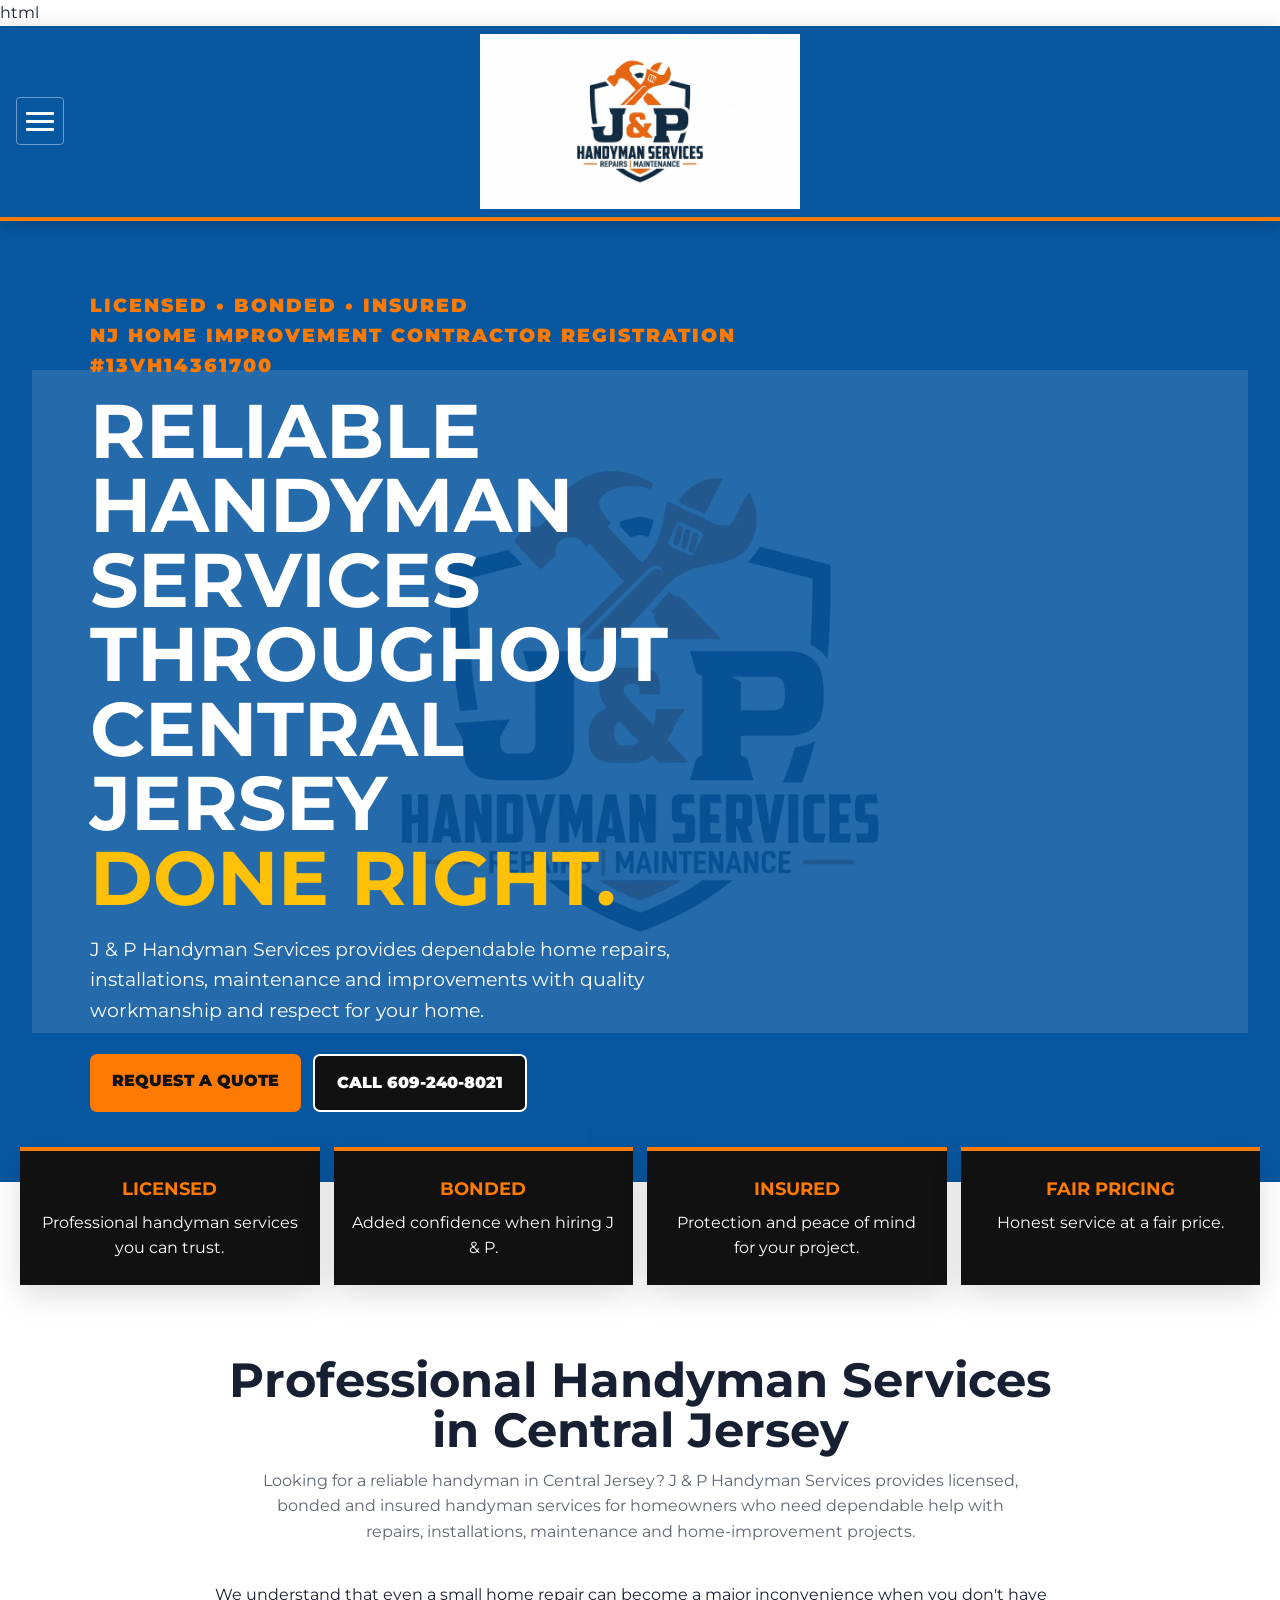
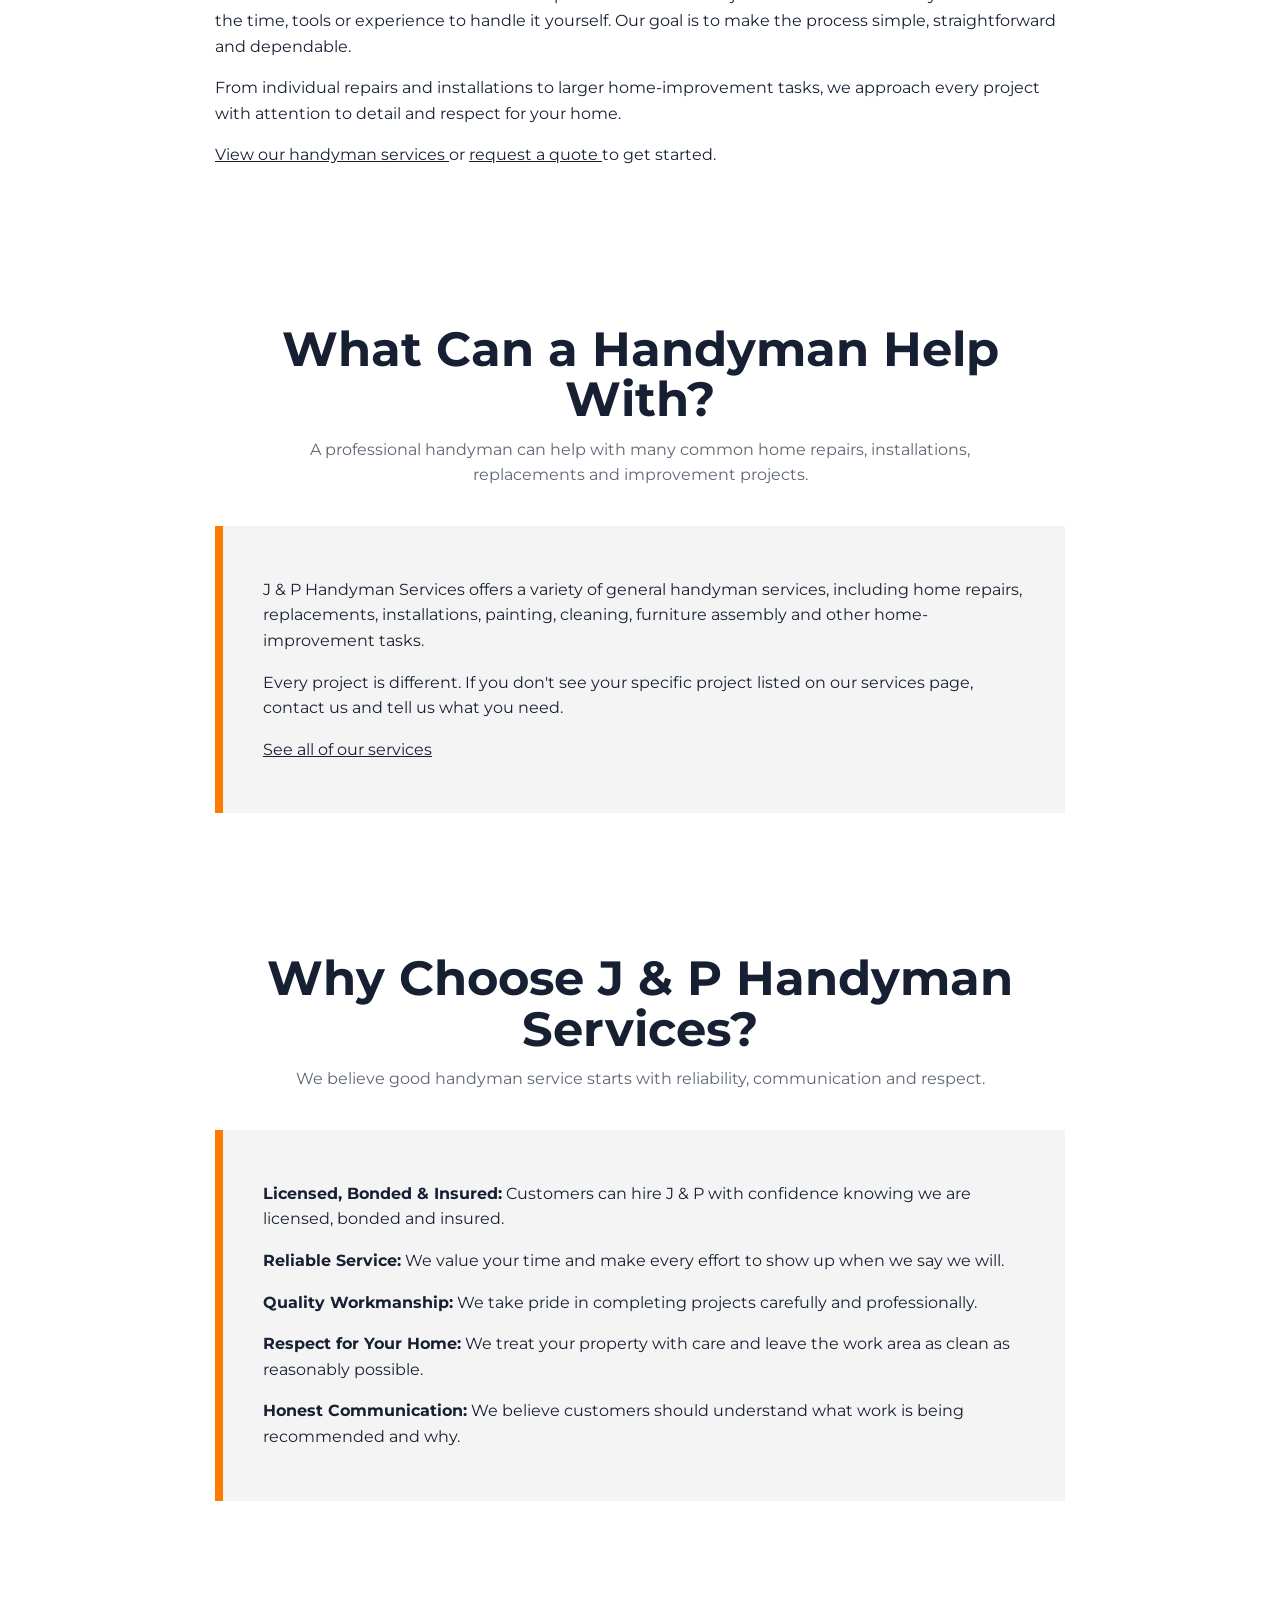
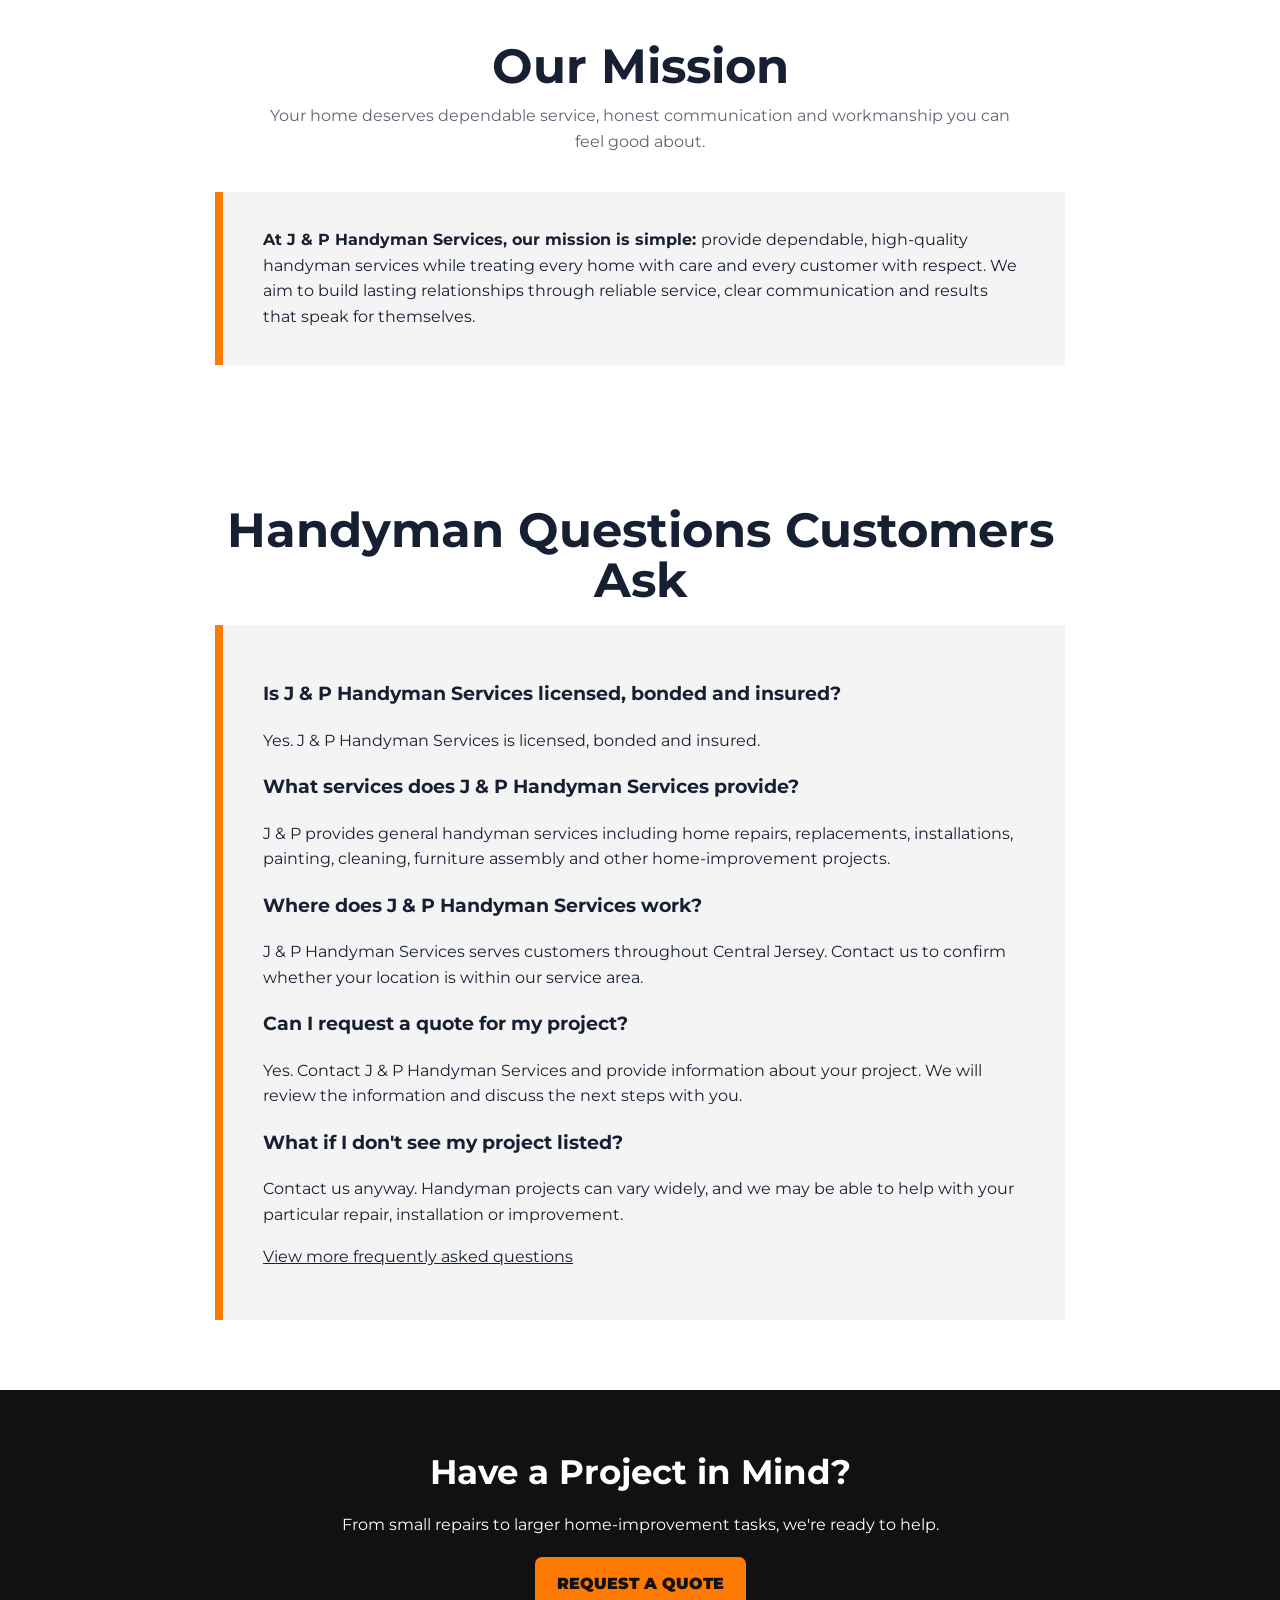
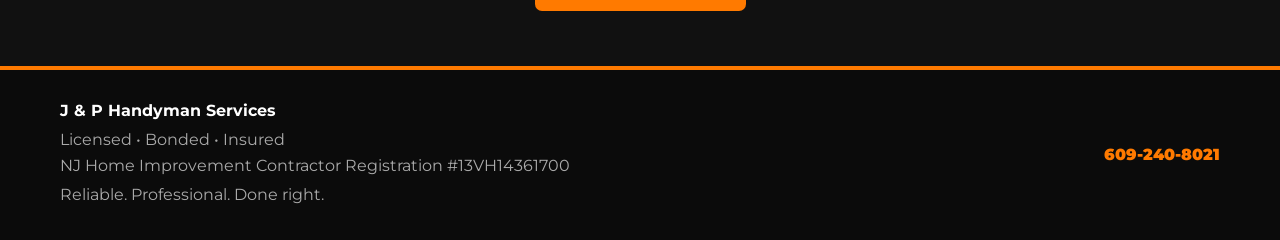
<file: index.html>
html
<!doctype html>
<html lang="en">

<head>
  <meta charset="utf-8">
  <meta name="viewport" content="width=device-width, initial-scale=1">

  <!-- SEO -->
  <title>J & P Handyman Services | Licensed Handyman in Central Jersey</title>

  <meta
    name="description"
    content="J & P Handyman Services is a licensed, bonded and insured handyman serving Central Jersey. We provide reliable home repairs, installations, maintenance and improvements."
  >

  <meta name="robots" content="index, follow">

  <link rel="canonical" href="https://jp-handyman.com/">

  <!-- Open Graph / Social Sharing -->
  <meta property="og:title" content="J & P Handyman Services | Central Jersey">
  <meta
    property="og:description"
    content="Licensed, bonded and insured handyman services for home repairs, installations and improvements throughout Central Jersey."
  >
  <meta property="og:type" content="website">
  <meta property="og:url" content="https://jp-handyman.com/">
  <meta
    property="og:image"
    content="https://jp-handyman.com/images/J%20and%20P%20logo.png"
  >

  <link rel="stylesheet" href="css/style.css">
</head>


<body>

<header class="site-header">

  <!-- HAMBURGER MENU -->

  <button
    class="menu-toggle"
    id="menuToggle"
    type="button"
    aria-label="Open menu"
    aria-expanded="false"
    aria-controls="mainMenu"
  >
    <span></span>
    <span></span>
    <span></span>
  </button>


  <!-- CENTERED LOGO -->

  <a
    class="brand"
    href="index.html"
    aria-label="J & P Handyman Services home"
  >
    <img
      src="images/J and P logo.png"
      alt="J & P Handyman Services"
    >
  </a>


  <!-- MENU -->

  <nav
    class="main-menu"
    id="mainMenu"
    aria-label="Main navigation"
  >

    <a href="index.html">Home</a>
    <a href="about.html">About</a>
    <a href="faq.html">FAQ</a>
    <a href="services.html">Services</a>
    <a href="contact.html">Contact</a>

  </nav>

</header>


<!-- HERO -->

<section class="hero">

  <!-- LARGE FADED LOGO -->

  <div class="hero-logo" aria-hidden="true">

    <img
      src="images/J and P logo.png"
      alt=""
    >

  </div>


  <div class="hero-inner">

    <div class="eyebrow">
      LICENSED • BONDED • INSURED<br>
      NJ Home Improvement Contractor Registration #13VH14361700
    </div>


    <h1>
      Reliable Handyman Services
      <br>
      Throughout Central Jersey
      <br>
      <span>Done Right.</span>
    </h1>


    <p>
      J & P Handyman Services provides dependable
      home repairs, installations, maintenance and
      improvements with quality workmanship and
      respect for your home.
    </p>


    <div class="buttons">

      <a
        class="btn"
        href="contact.html"
      >
        REQUEST A QUOTE
      </a>


      <a
        class="btn alt"
        href="tel:6092408021"
      >
        CALL 609-240-8021
      </a>

    </div>

  </div>

</section>


<!-- TRUST HIGHLIGHTS -->

<section
  class="highlights"
  aria-label="Why choose J & P Handyman Services"
>

  <div class="highlight">

    <strong>LICENSED</strong>

    Professional handyman services you can trust.

  </div>


  <div class="highlight">

    <strong>BONDED</strong>

    Added confidence when hiring J & P.

  </div>


  <div class="highlight">

    <strong>INSURED</strong>

    Protection and peace of mind for your project.

  </div>


  <div class="highlight">

    <strong>FAIR PRICING</strong>

    Honest service at a fair price.

  </div>

</section>


<!-- INTRODUCTION -->

<section class="section">

  <div class="section-inner">

    <h2 class="section-title">
      Professional Handyman Services in Central Jersey
    </h2>


    <p class="section-lead">
      Looking for a reliable handyman in Central Jersey?
      J & P Handyman Services provides licensed, bonded
      and insured handyman services for homeowners who
      need dependable help with repairs, installations,
      maintenance and home-improvement projects.
    </p>


    <p>
      We understand that even a small home repair can become
      a major inconvenience when you don't have the time,
      tools or experience to handle it yourself. Our goal is
      to make the process simple, straightforward and
      dependable.
    </p>


    <p>
      From individual repairs and installations to larger
      home-improvement tasks, we approach every project with
      attention to detail and respect for your home.
    </p>


    <p>
      <a href="services.html">
        View our handyman services
      </a>
      or
      <a href="contact.html">
        request a quote
      </a>
      to get started.
    </p>

  </div>

</section>


<!-- SERVICES OVERVIEW -->

<section class="section">

  <div class="section-inner">

    <h2 class="section-title">
      What Can a Handyman Help With?
    </h2>


    <p class="section-lead">
      A professional handyman can help with many common
      home repairs, installations, replacements and
      improvement projects.
    </p>


    <div class="mission">

      <p>
        J & P Handyman Services offers a variety of general
        handyman services, including home repairs,
        replacements, installations, painting, cleaning,
        furniture assembly and other home-improvement tasks.
      </p>


      <p>
        Every project is different. If you don't see your
        specific project listed on our services page,
        contact us and tell us what you need.
      </p>


      <p>
        <a href="services.html">
          See all of our services
        </a>
      </p>

    </div>

  </div>

</section>


<!-- WHY CHOOSE J & P -->

<section class="section">

  <div class="section-inner">

    <h2 class="section-title">
      Why Choose J & P Handyman Services?
    </h2>


    <p class="section-lead">
      We believe good handyman service starts with
      reliability, communication and respect.
    </p>


    <div class="mission">

      <p>
        <strong>Licensed, Bonded & Insured:</strong>
        Customers can hire J & P with confidence knowing
        we are licensed, bonded and insured.
      </p>


      <p>
        <strong>Reliable Service:</strong>
        We value your time and make every effort to show up
        when we say we will.
      </p>


      <p>
        <strong>Quality Workmanship:</strong>
        We take pride in completing projects carefully
        and professionally.
      </p>


      <p>
        <strong>Respect for Your Home:</strong>
        We treat your property with care and leave the
        work area as clean as reasonably possible.
      </p>


      <p>
        <strong>Honest Communication:</strong>
        We believe customers should understand what work
        is being recommended and why.
      </p>

    </div>

  </div>

</section>


<!-- MISSION -->

<section class="section">

  <div class="section-inner">

    <h2 class="section-title">
      Our Mission
    </h2>


    <p class="section-lead">
      Your home deserves dependable service,
      honest communication and workmanship
      you can feel good about.
    </p>


    <div class="mission">

      <strong>
        At J & P Handyman Services, our mission is simple:
      </strong>

      provide dependable, high-quality handyman services
      while treating every home with care and every customer
      with respect. We aim to build lasting relationships
      through reliable service, clear communication and
      results that speak for themselves.

    </div>

  </div>

</section>


<!-- AEO QUESTIONS -->

<section class="section">

  <div class="section-inner">

    <h2 class="section-title">
      Handyman Questions Customers Ask
    </h2>


    <div class="mission">

      <h3>
        Is J & P Handyman Services licensed, bonded and insured?
      </h3>

      <p>
        Yes. J & P Handyman Services is licensed, bonded
        and insured.
      </p>


      <h3>
        What services does J & P Handyman Services provide?
      </h3>

      <p>
        J & P provides general handyman services including
        home repairs, replacements, installations, painting,
        cleaning, furniture assembly and other home-improvement
        projects.
      </p>


      <h3>
        Where does J & P Handyman Services work?
      </h3>

      <p>
        J & P Handyman Services serves customers throughout
        Central Jersey. Contact us to confirm whether your
        location is within our service area.
      </p>


      <h3>
        Can I request a quote for my project?
      </h3>

      <p>
        Yes. Contact J & P Handyman Services and provide
        information about your project. We will review the
        information and discuss the next steps with you.
      </p>


      <h3>
        What if I don't see my project listed?
      </h3>

      <p>
        Contact us anyway. Handyman projects can vary widely,
        and we may be able to help with your particular repair,
        installation or improvement.
      </p>


      <p>
        <a href="faq.html">
          View more frequently asked questions
        </a>
      </p>

    </div>

  </div>

</section>


<!-- CTA -->

<section class="band">

  <h2>
    Have a Project in Mind?
  </h2>


  <p>
    From small repairs to larger home-improvement tasks,
    we're ready to help.
  </p>


  <a
    class="btn"
    href="contact.html"
  >
    REQUEST A QUOTE
  </a>

</section>


<!-- FOOTER -->

<footer>

  <div>

    <strong>
      J &amp; P Handyman Services
    </strong>


    <p>
      Licensed • Bonded • Insured<br>
      NJ Home Improvement Contractor Registration #13VH14361700
    </p>


    <p>
      Reliable. Professional. Done right.
    </p>

  </div>


  <a href="tel:6092408021">
    609-240-8021
  </a>

</footer>


<!-- LOCAL BUSINESS STRUCTURED DATA -->

<script type="application/ld+json">
{
  "@context": "https://schema.org",
  "@type": "LocalBusiness",
  "@id": "https://jp-handyman.com/#business",
  "name": "J & P Handyman Services",
  "url": "https://jp-handyman.com/",
  "telephone": "+1-609-240-8021",
  "image": "https://jp-handyman.com/images/J%20and%20P%20logo.png",
  "description": "J & P Handyman Services is a licensed, bonded and insured handyman serving Central Jersey with home repairs, installations, maintenance and improvements.",
  "areaServed": {
    "@type": "Place",
    "name": "Central Jersey"
  }
}
</script>


<!-- WEBSITE STRUCTURED DATA -->

<script type="application/ld+json">
{
  "@context": "https://schema.org",
  "@type": "WebSite",
  "@id": "https://jp-handyman.com/#website",
  "url": "https://jp-handyman.com/",
  "name": "J & P Handyman Services",
  "description": "Licensed, bonded and insured handyman services in Central Jersey."
}
</script>


<script src="js/script.js"></script>

</body>

</html>
</file>
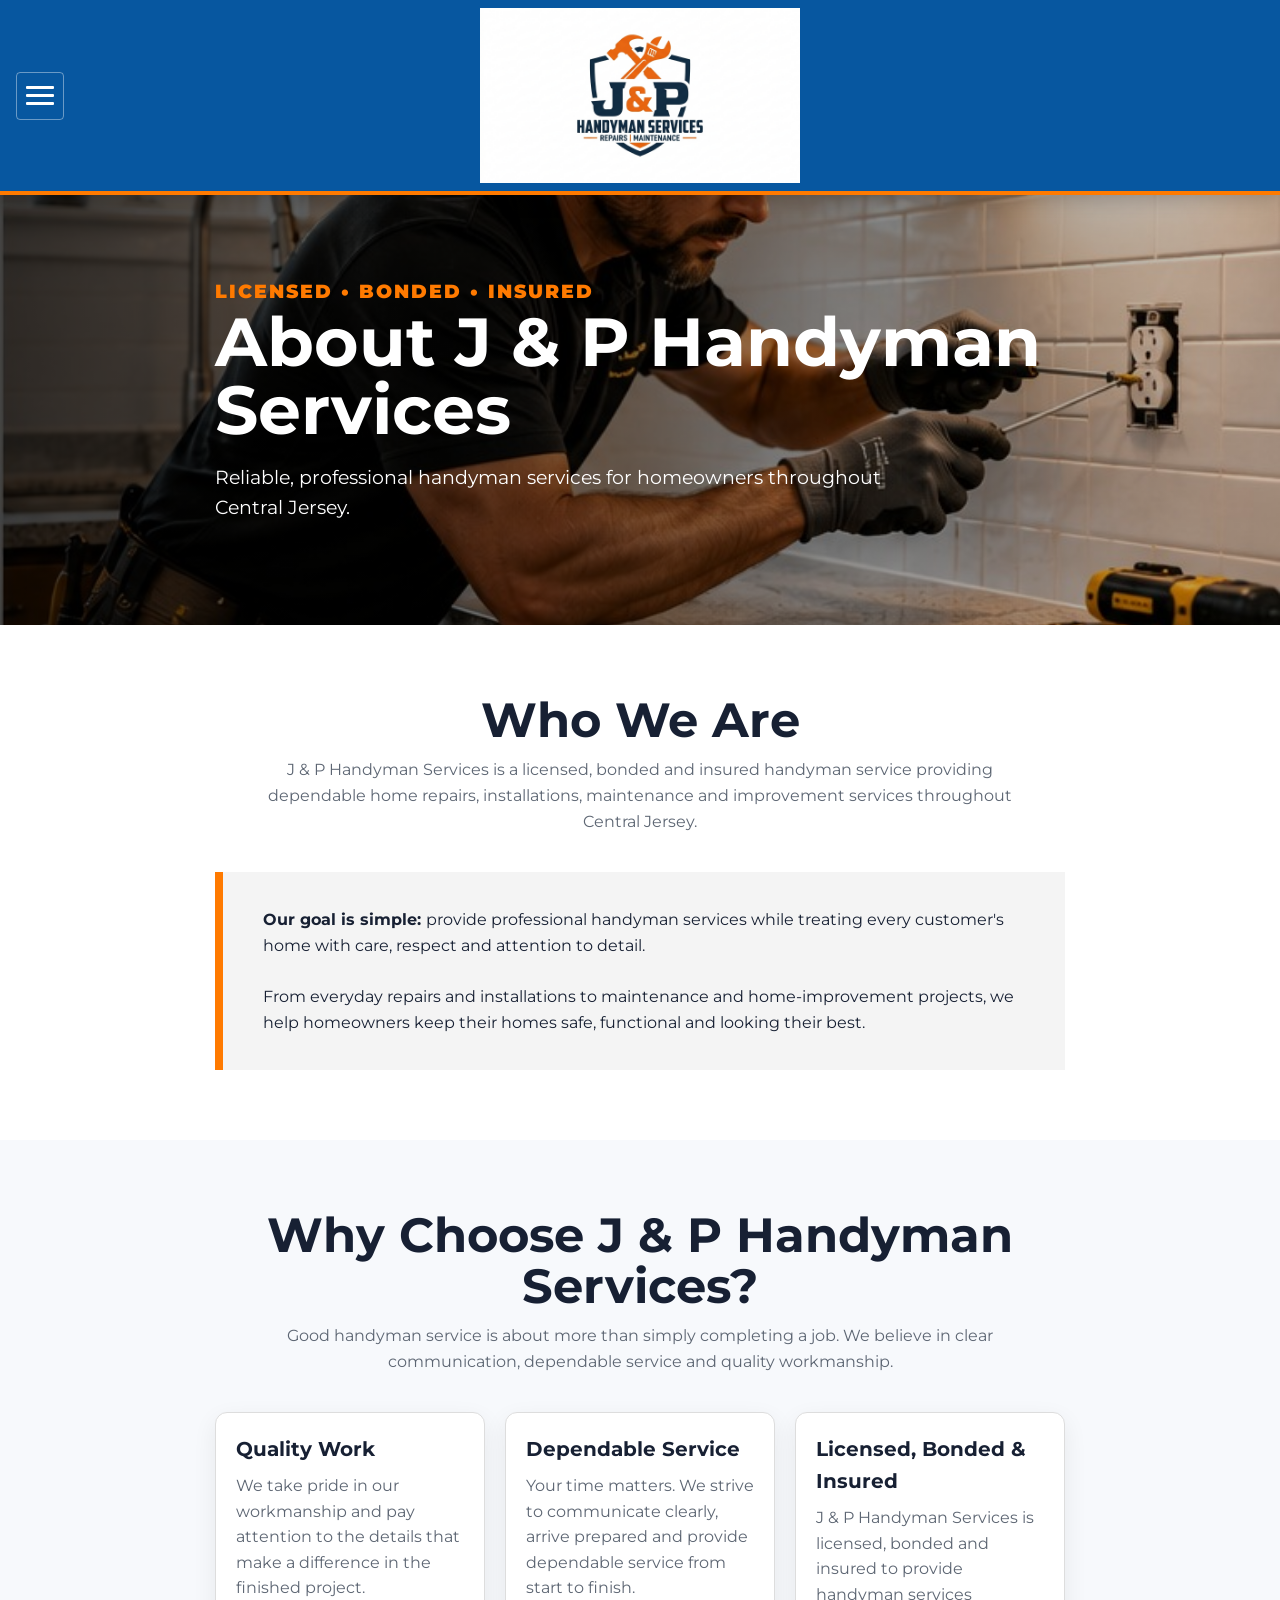
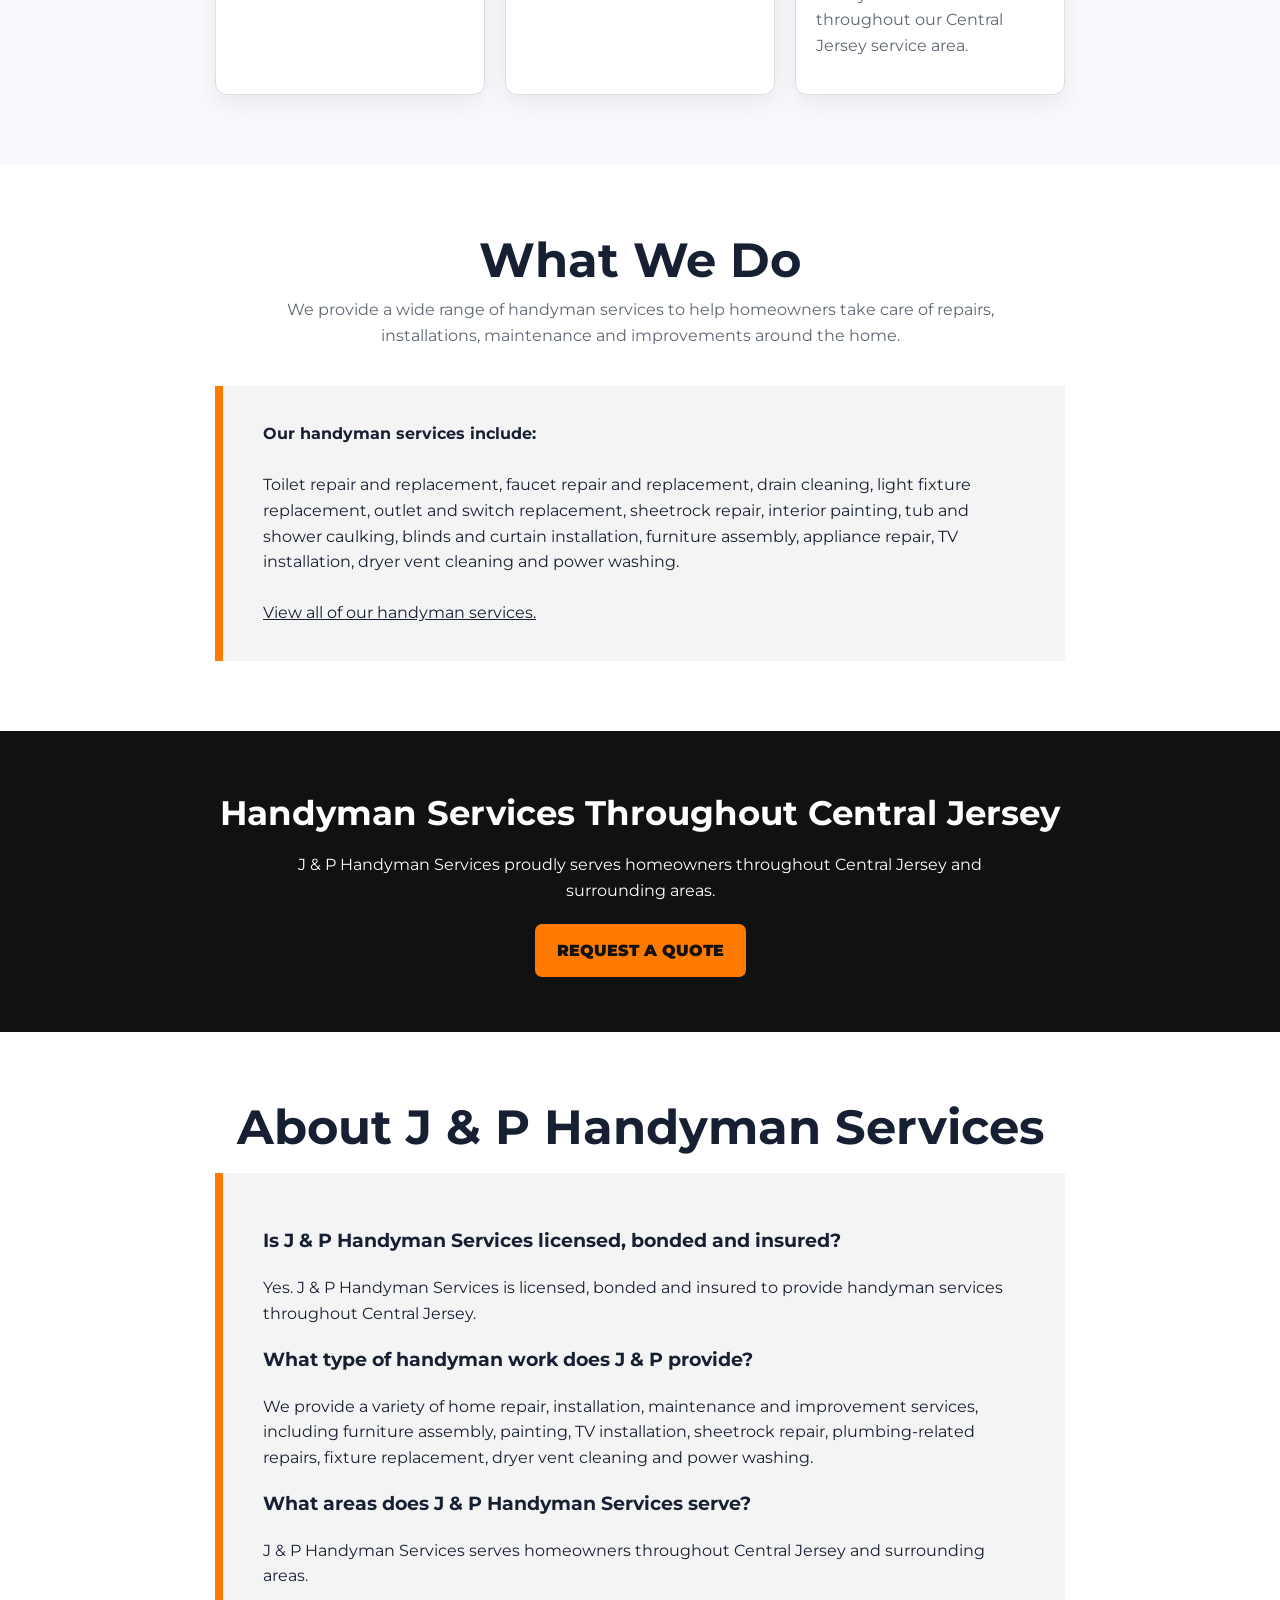
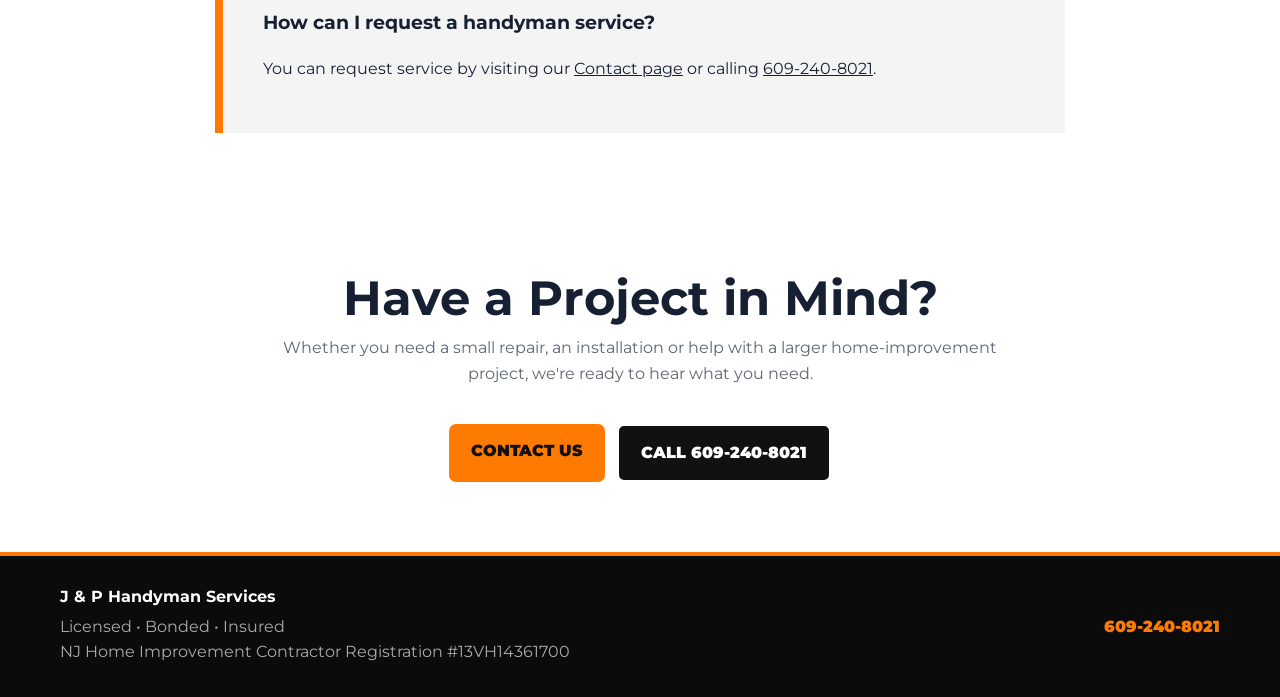
<file: about.html>
<!doctype html>

<html lang="en">

<head>
  <meta charset="utf-8">
  <meta name="viewport" content="width=device-width, initial-scale=1">

  <title>About J &amp; P Handyman Services | Central Jersey Handyman</title>

<meta
name="description"
content="Learn about J & P Handyman Services, a licensed, bonded and insured handyman serving homeowners throughout Central Jersey with reliable repairs, installations and home improvements."

>

  <meta name="robots" content="index, follow">

  <link
    rel="canonical"
    href="https://jp-handyman.com/about.html"
  >

  <!-- Open Graph / Social Sharing -->

<meta
property="og:title"
content="About J & P Handyman Services | Central Jersey"

>

<meta
property="og:description"
content="J & P Handyman Services provides licensed, bonded and insured handyman services throughout Central Jersey."

>

<meta
property="og:type"
content="website"

>

<meta
property="og:url"
content="https://jp-handyman.com/about.html"

>

<meta
property="og:image"
content="https://jp-handyman.com/images/J%20and%20P%20logo.png"

>

  <link rel="stylesheet" href="css/style.css">

</head>

<body>

<header class="site-header">

  <!-- HAMBURGER MENU -->

<button
class="menu-toggle"
id="menuToggle"
type="button"
aria-label="Open menu"
aria-expanded="false"

>

<span></span>


<span></span>
<span></span>


  </button>

  <!-- CENTERED LOGO -->

<a
class="brand"
href="index.html"
aria-label="J & P Handyman Services Home"

>


<img
  src="images/J and P logo.png"
  alt="J & P Handyman Services logo"
>


  </a>

  <!-- MENU -->

  <nav
    class="main-menu"
    id="mainMenu"
    aria-label="Main navigation"
  >


<a href="index.html">Home</a>

<a href="about.html" aria-current="page">About</a>

<a href="faq.html">FAQ</a>

<a href="services.html">Services</a>

<a href="contact.html">Contact</a>


  </nav>

</header>

<!-- =========================
     ABOUT HERO
========================= -->

<section
  class="page-hero"
  style="background-image:url('images/backgrounds/about-background.jpg')"
>

  <div class="page-hero-inner">


<div class="eyebrow">
  LICENSED • BONDED • INSURED
</div>

<h1>
  About J &amp; P Handyman Services
</h1>

<p>
  Reliable, professional handyman services for homeowners
  throughout Central Jersey.
</p>


  </div>

</section>

<!-- =========================
     WHO WE ARE
========================= -->

<section class="section">

  <div class="section-inner">


<h2 class="section-title">
  Who We Are
</h2>

<p class="section-lead">
  J &amp; P Handyman Services is a licensed, bonded and
  insured handyman service providing dependable home
  repairs, installations, maintenance and improvement
  services throughout Central Jersey.
</p>


<div class="mission">

  <strong>
    Our goal is simple:
  </strong>

  provide professional handyman services while treating
  every customer's home with care, respect and attention
  to detail.

  <br><br>

  From everyday repairs and installations to maintenance
  and home-improvement projects, we help homeowners keep
  their homes safe, functional and looking their best.

</div>


  </div>

</section>

<!-- =========================
     WHY CHOOSE US
========================= -->

<section
  class="section"
  style="background:#f7f9fc;"
>

  <div class="section-inner">


<h2 class="section-title">
  Why Choose J &amp; P Handyman Services?
</h2>

<p class="section-lead">
  Good handyman service is about more than simply
  completing a job. We believe in clear communication,
  dependable service and quality workmanship.
</p>


<div class="cards">


  <!-- QUALITY -->

  <div class="service-card">

    <div class="body">

      <h3>
        Quality Work
      </h3>

      <p>
        We take pride in our workmanship and pay attention
        to the details that make a difference in the finished
        project.
      </p>

    </div>

  </div>


  <!-- DEPENDABLE -->

  <div class="service-card">

    <div class="body">

      <h3>
        Dependable Service
      </h3>

      <p>
        Your time matters. We strive to communicate clearly,
        arrive prepared and provide dependable service from
        start to finish.
      </p>

    </div>

  </div>


  <!-- LICENSED -->

  <div class="service-card">

    <div class="body">

      <h3>
        Licensed, Bonded &amp; Insured
      </h3>

      <p>
        J &amp; P Handyman Services is licensed, bonded and
        insured to provide handyman services throughout our
        Central Jersey service area.
      </p>

    </div>

  </div>


</div>


  </div>

</section>

<!-- =========================
     WHAT WE DO
========================= -->

<section class="section">

  <div class="section-inner">


<h2 class="section-title">
  What We Do
</h2>

<p class="section-lead">
  We provide a wide range of handyman services to help
  homeowners take care of repairs, installations,
  maintenance and improvements around the home.
</p>


<div class="mission">

  <strong>
    Our handyman services include:
  </strong>

  <br><br>

  Toilet repair and replacement, faucet repair and
  replacement, drain cleaning, light fixture replacement,
  outlet and switch replacement, sheetrock repair,
  interior painting, tub and shower caulking, blinds and
  curtain installation, furniture assembly, appliance
  repair, TV installation, dryer vent cleaning and
  power washing.

  <br><br>

  <a href="services.html">
    View all of our handyman services.
  </a>

</div>


  </div>

</section>

<!-- =========================
     SERVICE AREA
========================= -->

<section class="band">

  <h2>
    Handyman Services Throughout Central Jersey
  </h2>

  <p>
    J &amp; P Handyman Services proudly serves homeowners
    throughout Central Jersey and surrounding areas.
  </p>

<a
class="btn"
href="contact.html"

>


REQUEST A QUOTE


  </a>

</section>

<!-- =========================
     AEO / COMMON QUESTIONS
========================= -->

<section class="section">

  <div class="section-inner">


<h2 class="section-title">
  About J &amp; P Handyman Services
</h2>


<div class="mission">

  <h3>
    Is J &amp; P Handyman Services licensed, bonded and insured?
  </h3>

  <p>
    Yes. J &amp; P Handyman Services is licensed, bonded and
    insured to provide handyman services throughout Central
    Jersey.
  </p>


  <h3>
    What type of handyman work does J &amp; P provide?
  </h3>

  <p>
    We provide a variety of home repair, installation,
    maintenance and improvement services, including
    furniture assembly, painting, TV installation,
    sheetrock repair, plumbing-related repairs, fixture
    replacement, dryer vent cleaning and power washing.
  </p>


  <h3>
    What areas does J &amp; P Handyman Services serve?
  </h3>

  <p>
    J &amp; P Handyman Services serves homeowners throughout
    Central Jersey and surrounding areas.
  </p>


  <h3>
    How can I request a handyman service?
  </h3>

  <p>
    You can request service by visiting our
    <a href="contact.html">Contact page</a>
    or calling
    <a href="tel:6092408021">609-240-8021</a>.
  </p>

</div>


  </div>

</section>

<!-- =========================
     CALL TO ACTION
========================= -->

<section class="section">

  <div class="section-inner">


<h2 class="section-title">
  Have a Project in Mind?
</h2>

<p class="section-lead">
  Whether you need a small repair, an installation or help
  with a larger home-improvement project, we're ready to
  hear what you need.
</p>


<div
  class="buttons"
  style="justify-content:center;"
>

  <a
    class="btn"
    href="contact.html"
  >
    CONTACT US
  </a>

  <a
    class="btn alt"
    href="tel:6092408021"
  >
    CALL 609-240-8021
  </a>

</div>


  </div>

</section>

<!-- =========================
     FOOTER
========================= -->

<footer>

  <div>


<strong>
  J &amp; P Handyman Services
</strong>

<p>
  Licensed • Bonded • Insured<br>
      NJ Home Improvement Contractor Registration #13VH14361700
</p>


  </div>

  <a href="tel:6092408021">
    609-240-8021
  </a>

</footer>

<!-- =========================
     LOCAL BUSINESS STRUCTURED DATA
========================= -->

<script type="application/ld+json">
{
  "@context": "https://schema.org",
  "@type": "LocalBusiness",
  "@id": "https://jp-handyman.com/#business",
  "name": "J & P Handyman Services",
  "url": "https://jp-handyman.com/",
  "telephone": "+1-609-240-8021",
  "description": "Licensed, bonded and insured handyman services serving Central Jersey.",
  "areaServed": {
    "@type": "Place",
    "name": "Central Jersey"
  },
  "serviceType": [
    "Handyman Services",
    "Home Repairs",
    "Home Maintenance",
    "Home Improvement",
    "Furniture Assembly",
    "TV Installation",
    "Interior Painting",
    "Dryer Vent Cleaning",
    "Power Washing"
  ]
}
</script>

<!-- =========================
     WEBSITE STRUCTURED DATA
========================= -->

<script type="application/ld+json">
{
  "@context": "https://schema.org",
  "@type": "WebSite",
  "name": "J & P Handyman Services",
  "url": "https://jp-handyman.com/"
}
</script>

<!-- =========================
     MENU SCRIPT
========================= -->

<script src="js/script.js"></script>

</body>
</html>
</file>
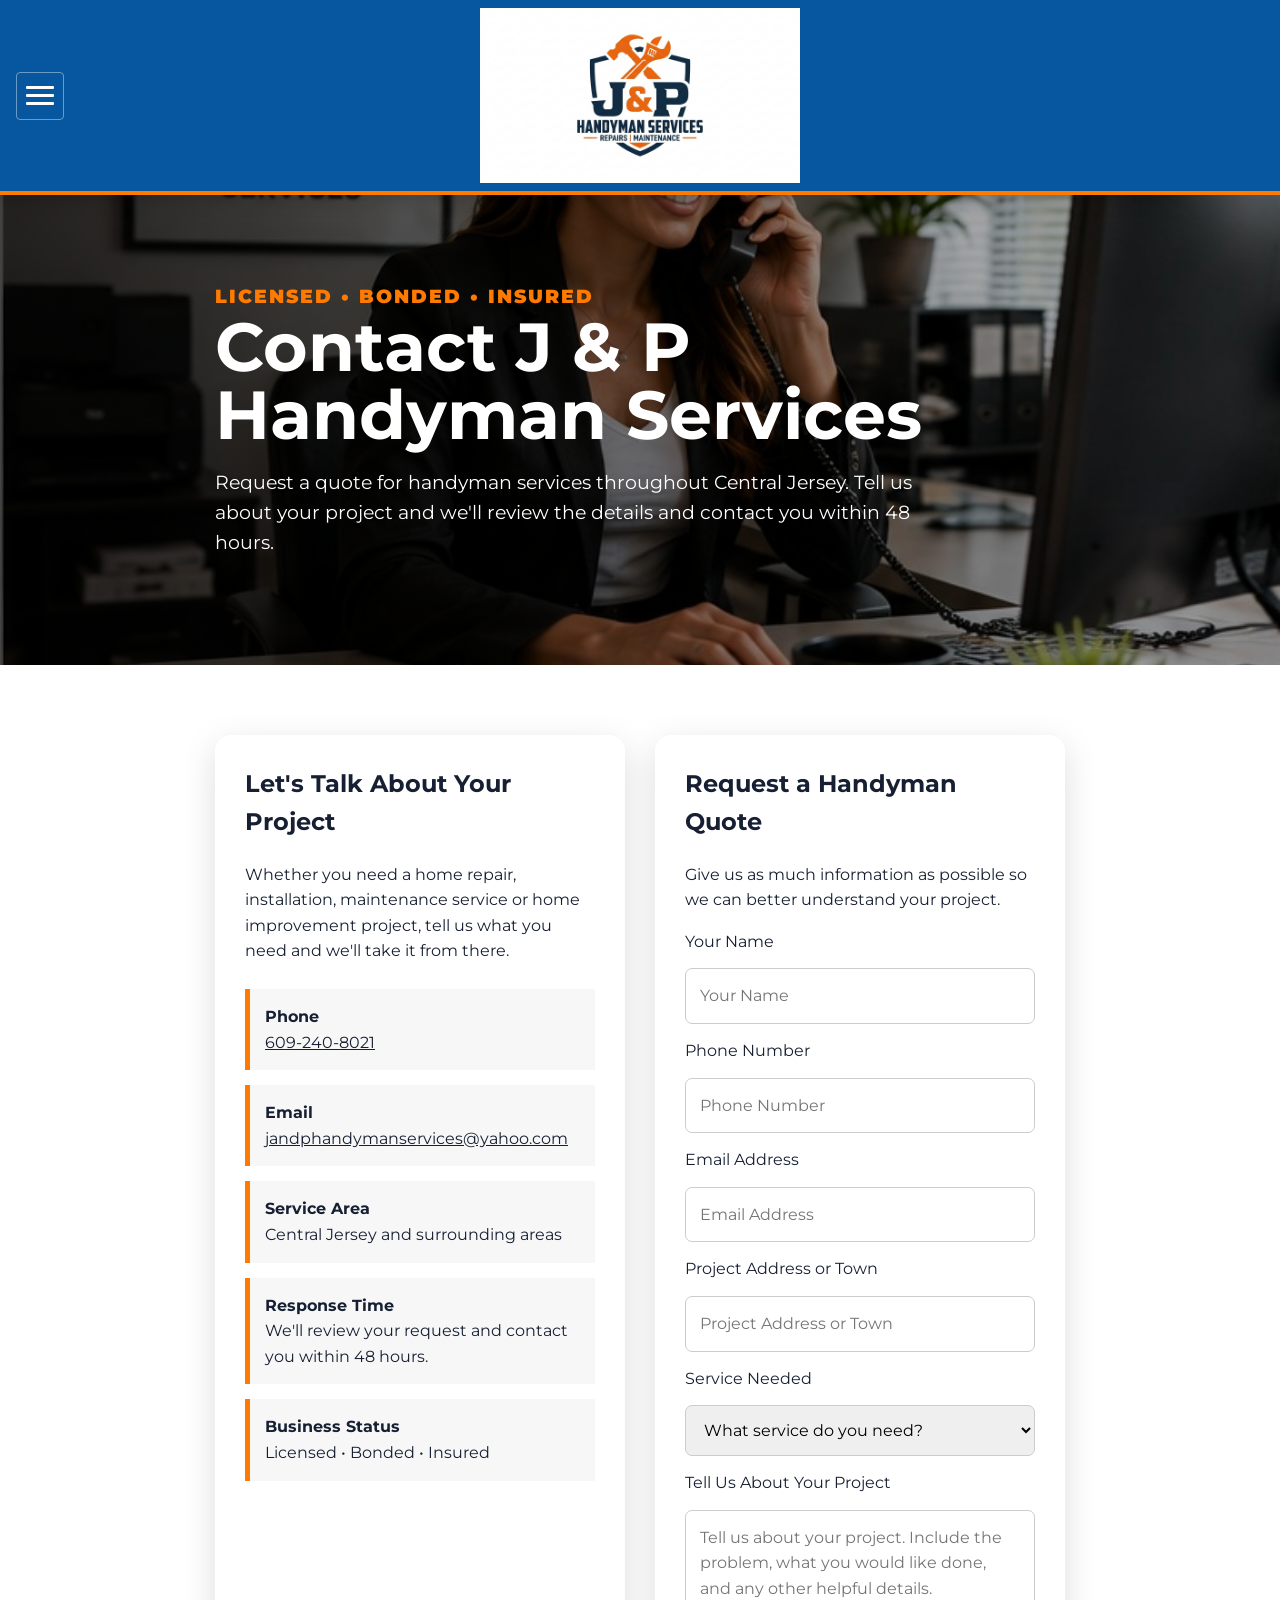
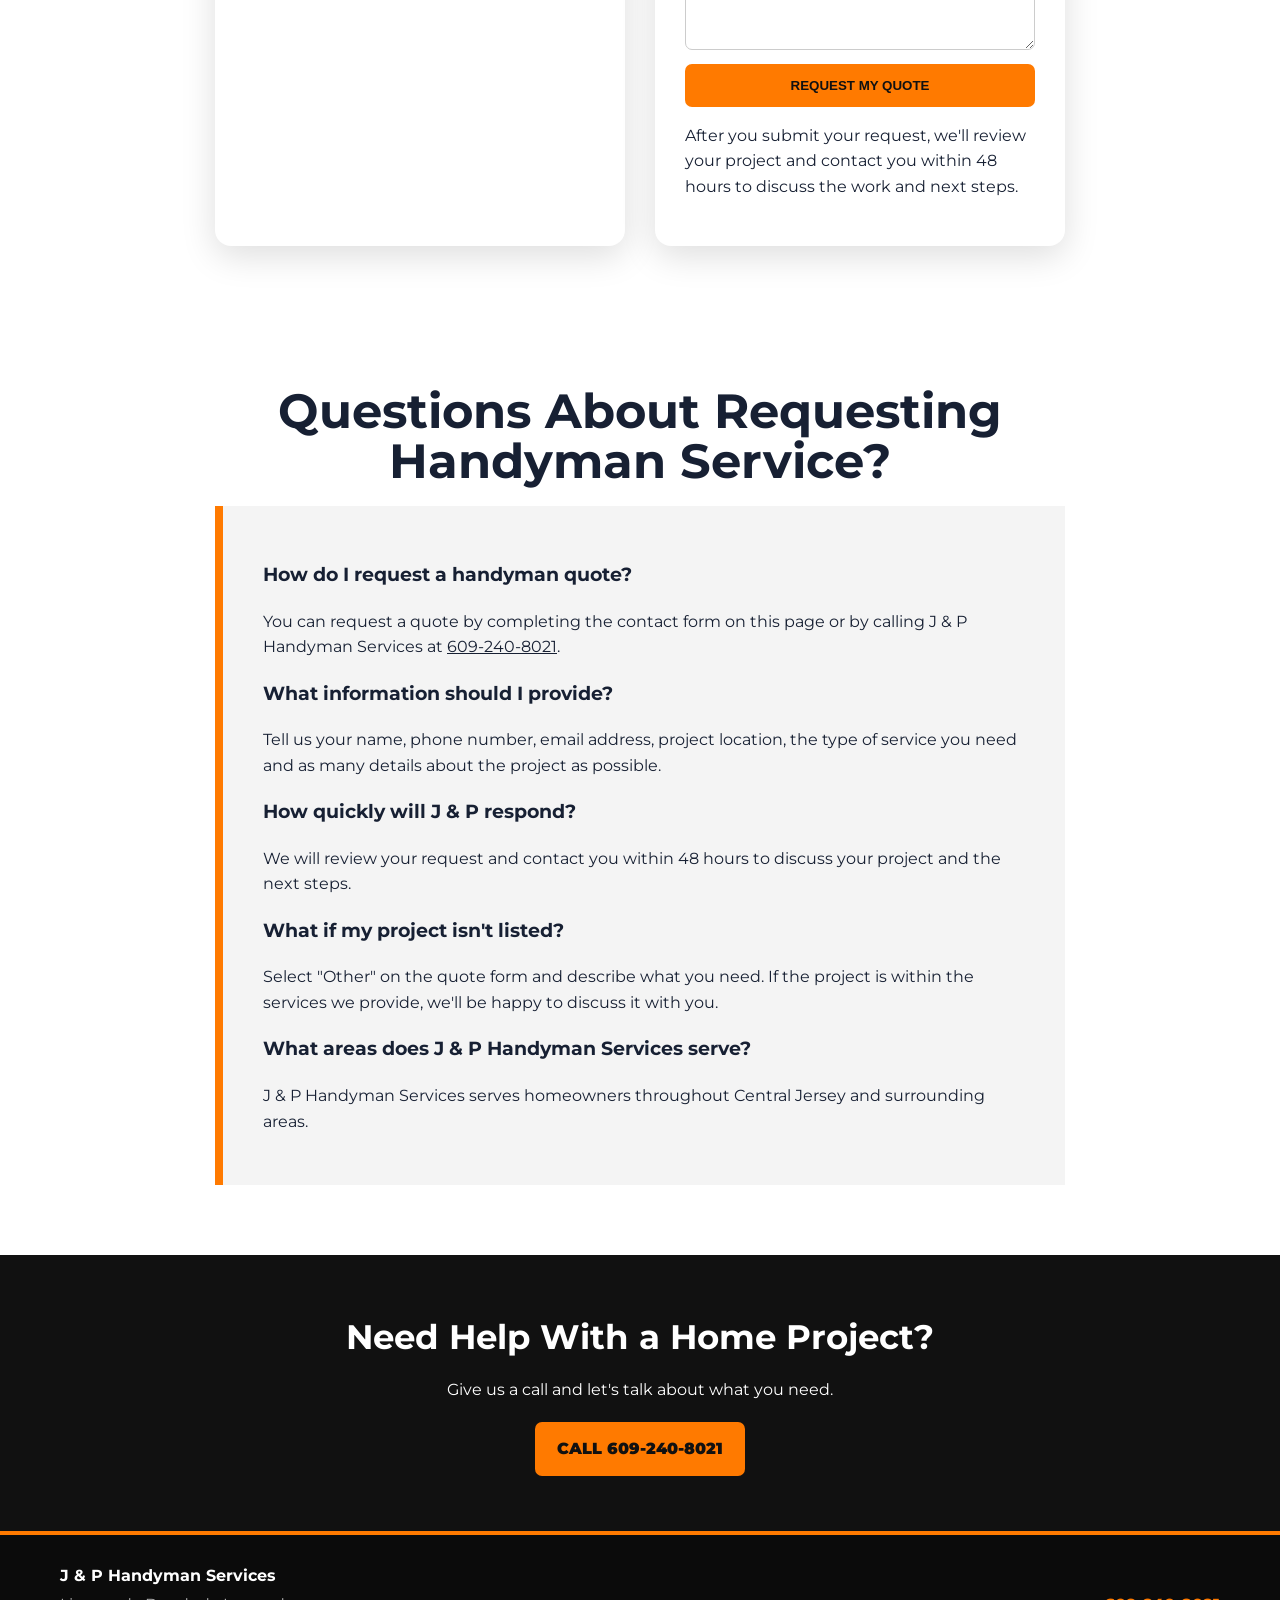
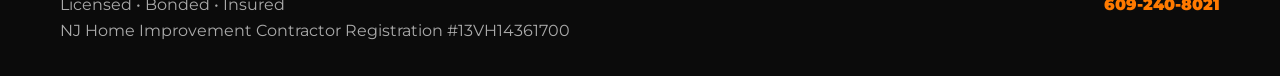
<file: contact.html>
<!doctype html>

<html lang="en">

<head>

  <meta charset="utf-8">

<meta
name="viewport"
content="width=device-width, initial-scale=1"

>

  <title>
    Contact J &amp; P Handyman Services | Central Jersey
  </title>

<meta
name="description"
content="Contact J & P Handyman Services for licensed, bonded and insured handyman services throughout Central Jersey. Request a quote for home repairs, installations, maintenance and improvements."

>

<meta
name="robots"
content="index, follow"

>

  <link
    rel="canonical"
    href="https://jp-handyman.com/contact.html"
  >

  <!-- OPEN GRAPH / SOCIAL SHARING -->

<meta
property="og:title"
content="Contact J & P Handyman Services | Central Jersey"

>

<meta
property="og:description"
content="Request a quote from J & P Handyman Services for licensed, bonded and insured handyman services throughout Central Jersey."

>

<meta
property="og:type"
content="website"

>

<meta
property="og:url"
content="https://jp-handyman.com/contact.html"

>

<meta
property="og:image"
content="https://jp-handyman.com/images/J%20and%20P%20logo.png"

>

  <link
    rel="stylesheet"
    href="css/style.css"
  >

</head>

<body>

<header class="site-header">

  <!-- HAMBURGER MENU -->

<button
class="menu-toggle"
id="menuToggle"
type="button"
aria-label="Open menu"
aria-expanded="false"

>


<span></span>
<span></span>
<span></span>


  </button>

  <!-- CENTERED LOGO -->

<a
class="brand"
href="index.html"
aria-label="J & P Handyman Services Home"

>


<img
  src="images/J and P logo.png"
  alt="J & P Handyman Services logo"
>


  </a>

  <!-- MENU -->

  <nav
    class="main-menu"
    id="mainMenu"
    aria-label="Main navigation"
  >


<a href="index.html">
  Home
</a>

<a href="about.html">
  About
</a>

<a href="faq.html">
  FAQ
</a>

<a href="services.html">
  Services
</a>

<a
  href="contact.html"
  aria-current="page"
>
  Contact
</a>


  </nav>

</header>

<!-- =========================
     CONTACT HERO
========================= -->

<section
  class="contact-hero"
  style="background-image:url('images/backgrounds/contact-background.jpg')"
>

  <div class="page-hero-inner">


<div class="eyebrow">
  LICENSED • BONDED • INSURED
</div>

<h1>
  Contact J &amp; P Handyman Services
</h1>

<p>
  Request a quote for handyman services throughout
  Central Jersey. Tell us about your project and we'll
  review the details and contact you within 48 hours.
</p>


  </div>

</section>

<!-- =========================
     CONTACT SECTION
========================= -->

<section class="section">

  <div class="section-inner">


<div class="contact-wrap">


  <!-- =========================
       CONTACT INFORMATION
  ========================= -->

  <div class="contact-card">

    <h2>
      Let's Talk About Your Project
    </h2>

    <p>
      Whether you need a home repair, installation,
      maintenance service or home improvement project,
      tell us what you need and we'll take it from there.
    </p>


    <div class="contact-details">


      <!-- PHONE -->

      <div class="detail">

        <strong>
          Phone
        </strong>

        <br>

        <a
          href="tel:6092408021"
          aria-label="Call J and P Handyman Services"
        >
          609-240-8021
        </a>

      </div>


      <!-- EMAIL -->

      <div class="detail">

        <strong>
          Email
        </strong>

        <br>

        <a
          href="mailto:jandphandymanservices@yahoo.com"
        >
          jandphandymanservices@yahoo.com
        </a>

      </div>


      <!-- SERVICE AREA -->

      <div class="detail">

        <strong>
          Service Area
        </strong>

        <br>

        Central Jersey and surrounding areas

      </div>


      <!-- RESPONSE TIME -->

      <div class="detail">

        <strong>
          Response Time
        </strong>

        <br>

        We'll review your request and contact you
        within 48 hours.

      </div>


      <!-- BUSINESS STATUS -->

      <div class="detail">

        <strong>
          Business Status
        </strong>

        <br>

        Licensed • Bonded • Insured

      </div>


    </div>

  </div>



  <!-- =========================
       QUOTE FORM
  ========================= -->

  <div class="contact-card">

    <h2>
      Request a Handyman Quote
    </h2>

    <p>
      Give us as much information as possible so we can
      better understand your project.
    </p>


    <!-- FORM SUBMIT -->

    <form
      action="https://formsubmit.co/jandphandymanservices@yahoo.com"
      method="POST"
    >


      <!-- =========================
           FORMSUBMIT SETTINGS
      ========================= -->

      <input
        type="hidden"
        name="_subject"
        value="New J & P Handyman Services Quote Request"
      >

      <input
        type="hidden"
        name="_captcha"
        value="true"
      >

      <input
        type="hidden"
        name="_template"
        value="table"
      >

      <input
        type="hidden"
        name="_next"
        value="https://jp-handyman.com/thank-you.html"
      >


      <!-- CUSTOMER INFORMATION -->

      <label for="name">
        Your Name
      </label>

      <input
        id="name"
        type="text"
        name="name"
        placeholder="Your Name"
        autocomplete="name"
        required
      >


      <label for="phone">
        Phone Number
      </label>

      <input
        id="phone"
        type="tel"
        name="phone"
        placeholder="Phone Number"
        autocomplete="tel"
        required
      >


      <label for="email">
        Email Address
      </label>

      <input
        id="email"
        type="email"
        name="email"
        placeholder="Email Address"
        autocomplete="email"
        required
      >


      <label for="location">
        Project Address or Town
      </label>

      <input
        id="location"
        type="text"
        name="location"
        placeholder="Project Address or Town"
        autocomplete="street-address"
        required
      >



      <!-- SERVICE -->

      <label for="service">
        Service Needed
      </label>

      <select
        id="service"
        name="service"
        required
      >

        <option value="">
          What service do you need?
        </option>

        <option value="Toilet Repair & Replacement">
          Toilet Repair &amp; Replacement
        </option>

        <option value="Faucet Repair & Replacement">
          Faucet Repair &amp; Replacement
        </option>

        <option value="Drain Cleaning">
          Drain Cleaning
        </option>

        <option value="Light Fixture Replacement">
          Light Fixture Replacement
        </option>

        <option value="Outlet & Switch Replacement">
          Outlet &amp; Switch Replacement
        </option>

        <option value="Sheetrock Repair">
          Sheetrock Repair
        </option>

        <option value="Interior Painting">
          Interior Painting
        </option>

        <option value="Tub & Shower Caulking">
          Tub &amp; Shower Caulking
        </option>

        <option value="Blinds & Curtain Installation">
          Blinds &amp; Curtain Installation
        </option>

        <option value="Furniture Assembly">
          Furniture Assembly
        </option>

        <option value="Appliance Repair">
          Appliance Repair
        </option>

        <option value="TV Installation">
          TV Installation
        </option>

        <option value="Dryer Vent Cleaning">
          Dryer Vent Cleaning
        </option>

        <option value="Power Washing">
          Power Washing
        </option>

        <option value="Other">
          Other
        </option>

      </select>



      <!-- PROJECT DESCRIPTION -->

      <label for="project">
        Tell Us About Your Project
      </label>

      <textarea
        id="project"
        name="project"
        placeholder="Tell us about your project. Include the problem, what you would like done, and any other helpful details."
        required
      ></textarea>



      <!-- SUBMIT BUTTON -->

      <button
        class="btn submit"
        type="submit"
      >
        REQUEST MY QUOTE
      </button>

    </form>


    <p class="form-note">

      After you submit your request, we'll review your
      project and contact you within 48 hours to discuss
      the work and next steps.

    </p>

  </div>

</div>


  </div>

</section>

<!-- =========================
     AEO / COMMON QUESTIONS
========================= -->

<section class="section">

  <div class="section-inner">


<h2 class="section-title">
  Questions About Requesting Handyman Service?
</h2>


<div class="mission">


  <h3>
    How do I request a handyman quote?
  </h3>

  <p>
    You can request a quote by completing the contact form
    on this page or by calling J &amp; P Handyman Services
    at <a href="tel:6092408021">609-240-8021</a>.
  </p>


  <h3>
    What information should I provide?
  </h3>

  <p>
    Tell us your name, phone number, email address, project
    location, the type of service you need and as many
    details about the project as possible.
  </p>


  <h3>
    How quickly will J &amp; P respond?
  </h3>

  <p>
    We will review your request and contact you within
    48 hours to discuss your project and the next steps.
  </p>


  <h3>
    What if my project isn't listed?
  </h3>

  <p>
    Select "Other" on the quote form and describe what you
    need. If the project is within the services we provide,
    we'll be happy to discuss it with you.
  </p>


  <h3>
    What areas does J &amp; P Handyman Services serve?
  </h3>

  <p>
    J &amp; P Handyman Services serves homeowners throughout
    Central Jersey and surrounding areas.
  </p>


</div>


  </div>

</section>

<!-- =========================
     CALL TO ACTION
========================= -->

<section class="band">

  <h2>
    Need Help With a Home Project?
  </h2>

  <p>
    Give us a call and let's talk about what you need.
  </p>

<a
class="btn"
href="tel:6092408021"

>


CALL 609-240-8021


  </a>

</section>

<!-- =========================
     FOOTER
========================= -->

<footer>

  <div>


<strong>
  J &amp; P Handyman Services
</strong>

<p>
  Licensed • Bonded • Insured<br>
      NJ Home Improvement Contractor Registration #13VH14361700
</p>


  </div>

  <a href="tel:6092408021">
    609-240-8021
  </a>

</footer>

<!-- =========================
     LOCAL BUSINESS STRUCTURED DATA
========================= -->

<script type="application/ld+json">
{
  "@context": "https://schema.org",
  "@type": "LocalBusiness",
  "@id": "https://jp-handyman.com/#business",
  "name": "J & P Handyman Services",
  "url": "https://jp-handyman.com/",
  "telephone": "+1-609-240-8021",
  "email": "jandphandymanservices@yahoo.com",
  "description": "Licensed, bonded and insured handyman services serving Central Jersey.",
  "areaServed": {
    "@type": "Place",
    "name": "Central Jersey"
  },
  "serviceType": [
    "Handyman Services",
    "Home Repairs",
    "Home Maintenance",
    "Home Improvement",
    "Furniture Assembly",
    "TV Installation",
    "Interior Painting",
    "Dryer Vent Cleaning",
    "Power Washing"
  ]
}
</script>

<!-- =========================
     WEBSITE STRUCTURED DATA
========================= -->

<script type="application/ld+json">
{
  "@context": "https://schema.org",
  "@type": "WebSite",
  "name": "J & P Handyman Services",
  "url": "https://jp-handyman.com/"
}
</script>

<!-- =========================
     MENU SCRIPT
========================= -->

<script src="js/script.js"></script>

</body>
</html>
</file>
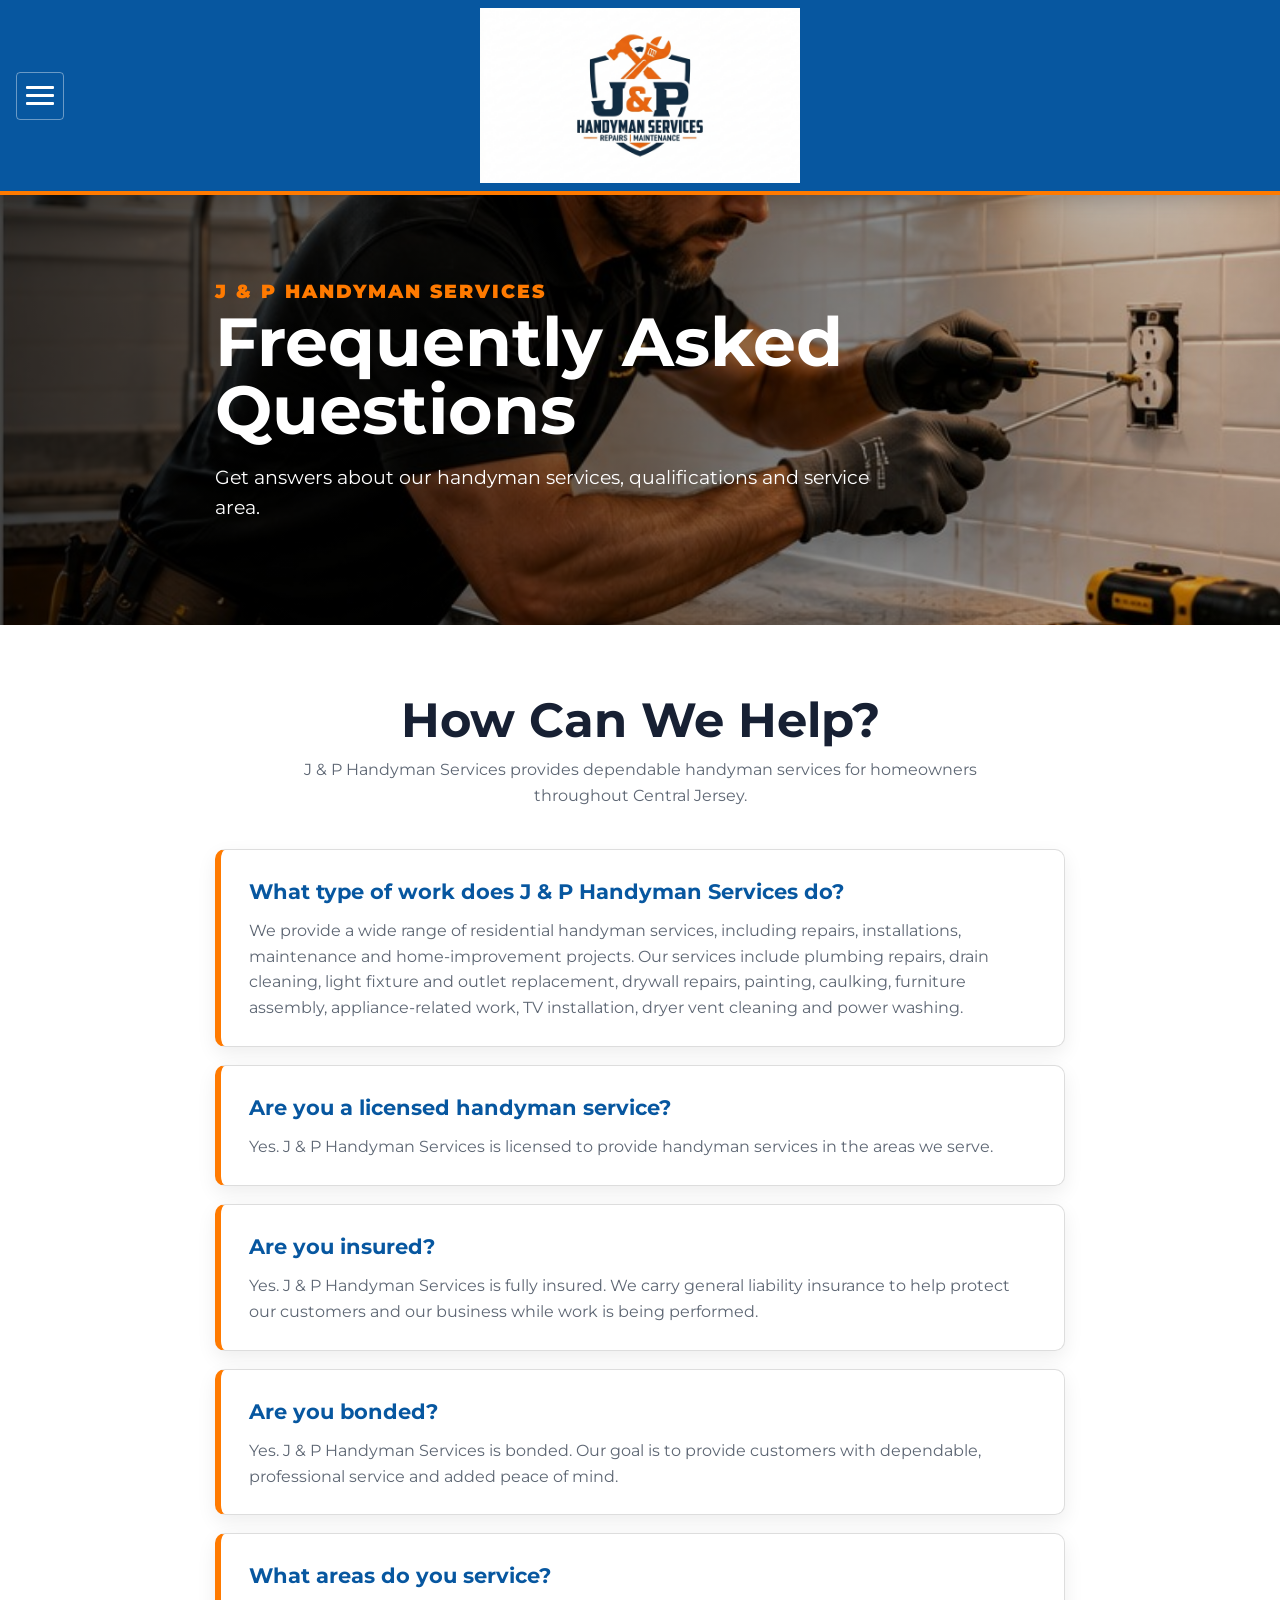
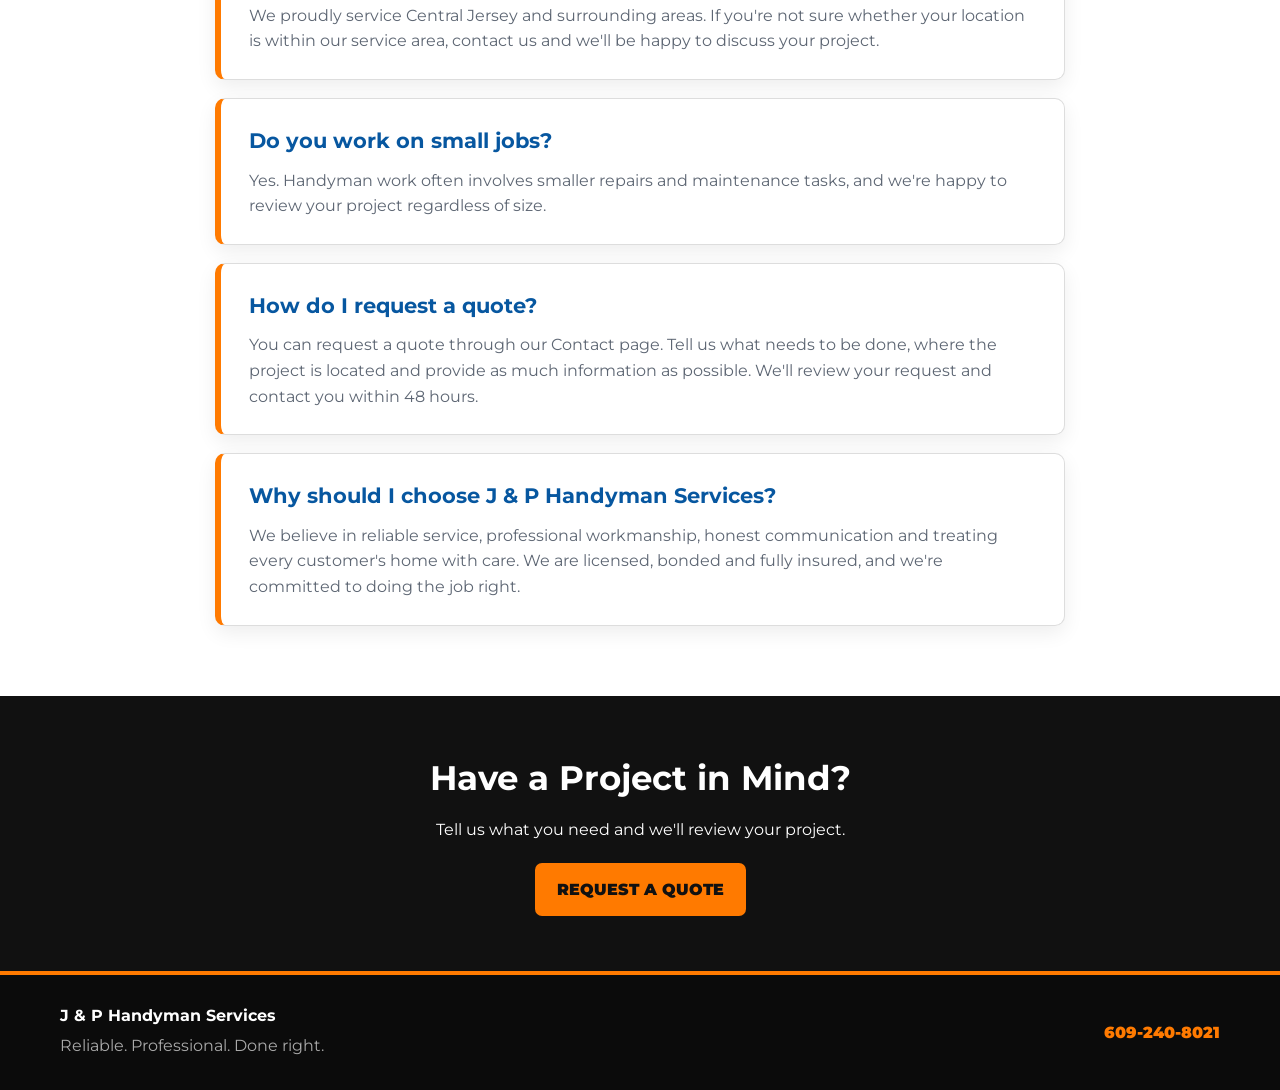
<file: FAQ.html>
<!doctype html>

<html lang="en">

<head>
  <meta charset="utf-8">
  <meta name="viewport" content="width=device-width, initial-scale=1">

<meta
name="description"
content="Frequently asked questions about J & P Handyman Services, including our services, licensing, insurance, bonding and Central Jersey service area."

>

  <title>FAQ | J & P Handyman Services</title>

  <link rel="stylesheet" href="css/style.css">
</head>

<body>

<header class="site-header">

<button
class="menu-toggle"
id="menuToggle"
type="button"
aria-label="Open menu"
aria-expanded="false"

>

<span></span>
<span></span>
<span></span>

  </button>

  <a class="brand" href="index.html">
    <img
      src="images/J and P logo.png"
      alt="J & P Handyman Services logo"
    >
  </a>

  <nav class="main-menu" id="mainMenu">

<a href="about.html">About</a>
<a href="faq.html">FAQ</a>
<a href="services.html">Services</a>
<a href="contact.html">Contact</a>

  </nav>

</header>

<!-- FAQ HERO -->

<section
  class="page-hero faq-page-hero"
  style="background-image:url('images/backgrounds/about-background.jpg')"
>

  <div class="page-hero-inner">

<div class="eyebrow">
  J & P HANDYMAN SERVICES
</div>

<h1>
  Frequently Asked Questions
</h1>

<p>
  Get answers about our handyman services,
  qualifications and service area.
</p>

  </div>

</section>

<!-- FAQ -->

<section class="section">

  <div class="section-inner">

<div class="faq-intro">

  <h2 class="section-title">
    How Can We Help?
  </h2>

  <p class="section-lead">
    J & P Handyman Services provides dependable
    handyman services for homeowners throughout
    Central Jersey.
  </p>

</div>


<div class="faq-list">


  <article class="faq-item">

    <h3>
      What type of work does J &amp; P Handyman Services do?
    </h3>

    <p>
      We provide a wide range of residential handyman
      services, including repairs, installations,
      maintenance and home-improvement projects.
      Our services include plumbing repairs, drain
      cleaning, light fixture and outlet replacement,
      drywall repairs, painting, caulking, furniture
      assembly, appliance-related work, TV installation,
      dryer vent cleaning and power washing.
    </p>

  </article>


  <article class="faq-item">

    <h3>
      Are you a licensed handyman service?
    </h3>

    <p>
      Yes. J &amp; P Handyman Services is licensed to
      provide handyman services in the areas we serve.
    </p>

  </article>


  <article class="faq-item">

    <h3>
      Are you insured?
    </h3>

    <p>
      Yes. J &amp; P Handyman Services is fully insured.
      We carry general liability insurance to help protect
      our customers and our business while work is being
      performed.
    </p>

  </article>


  <article class="faq-item">

    <h3>
      Are you bonded?
    </h3>

    <p>
      Yes. J &amp; P Handyman Services is bonded.
      Our goal is to provide customers with dependable,
      professional service and added peace of mind.
    </p>

  </article>


  <article class="faq-item">

    <h3>
      What areas do you service?
    </h3>

    <p>
      We proudly service Central Jersey and surrounding
      areas. If you're not sure whether your location
      is within our service area, contact us and we'll
      be happy to discuss your project.
    </p>

  </article>


  <article class="faq-item">

    <h3>
      Do you work on small jobs?
    </h3>

    <p>
      Yes. Handyman work often involves smaller repairs
      and maintenance tasks, and we're happy to review
      your project regardless of size.
    </p>

  </article>


  <article class="faq-item">

    <h3>
      How do I request a quote?
    </h3>

    <p>
      You can request a quote through our Contact page.
      Tell us what needs to be done, where the project
      is located and provide as much information as
      possible. We'll review your request and contact
      you within 48 hours.
    </p>

  </article>


  <article class="faq-item">

    <h3>
      Why should I choose J &amp; P Handyman Services?
    </h3>

    <p>
      We believe in reliable service, professional
      workmanship, honest communication and treating
      every customer's home with care. We are licensed,
      bonded and fully insured, and we're committed to
      doing the job right.
    </p>

  </article>


</div>

  </div>

</section>

<!-- CTA -->

<section class="band">

  <h2>
    Have a Project in Mind?
  </h2>

  <p>
    Tell us what you need and we'll review your project.
  </p>

  <a class="btn" href="contact.html">
    REQUEST A QUOTE
  </a>

</section>

<!-- FOOTER -->

<footer>

  <div>

<strong>
  J &amp; P Handyman Services
</strong>

<p>
  Reliable. Professional. Done right.
</p>

  </div>

  <a href="tel:6092408021">
    609-240-8021
  </a>

</footer>

<script src="js/script.js"></script>

</body>
</html>
</file>
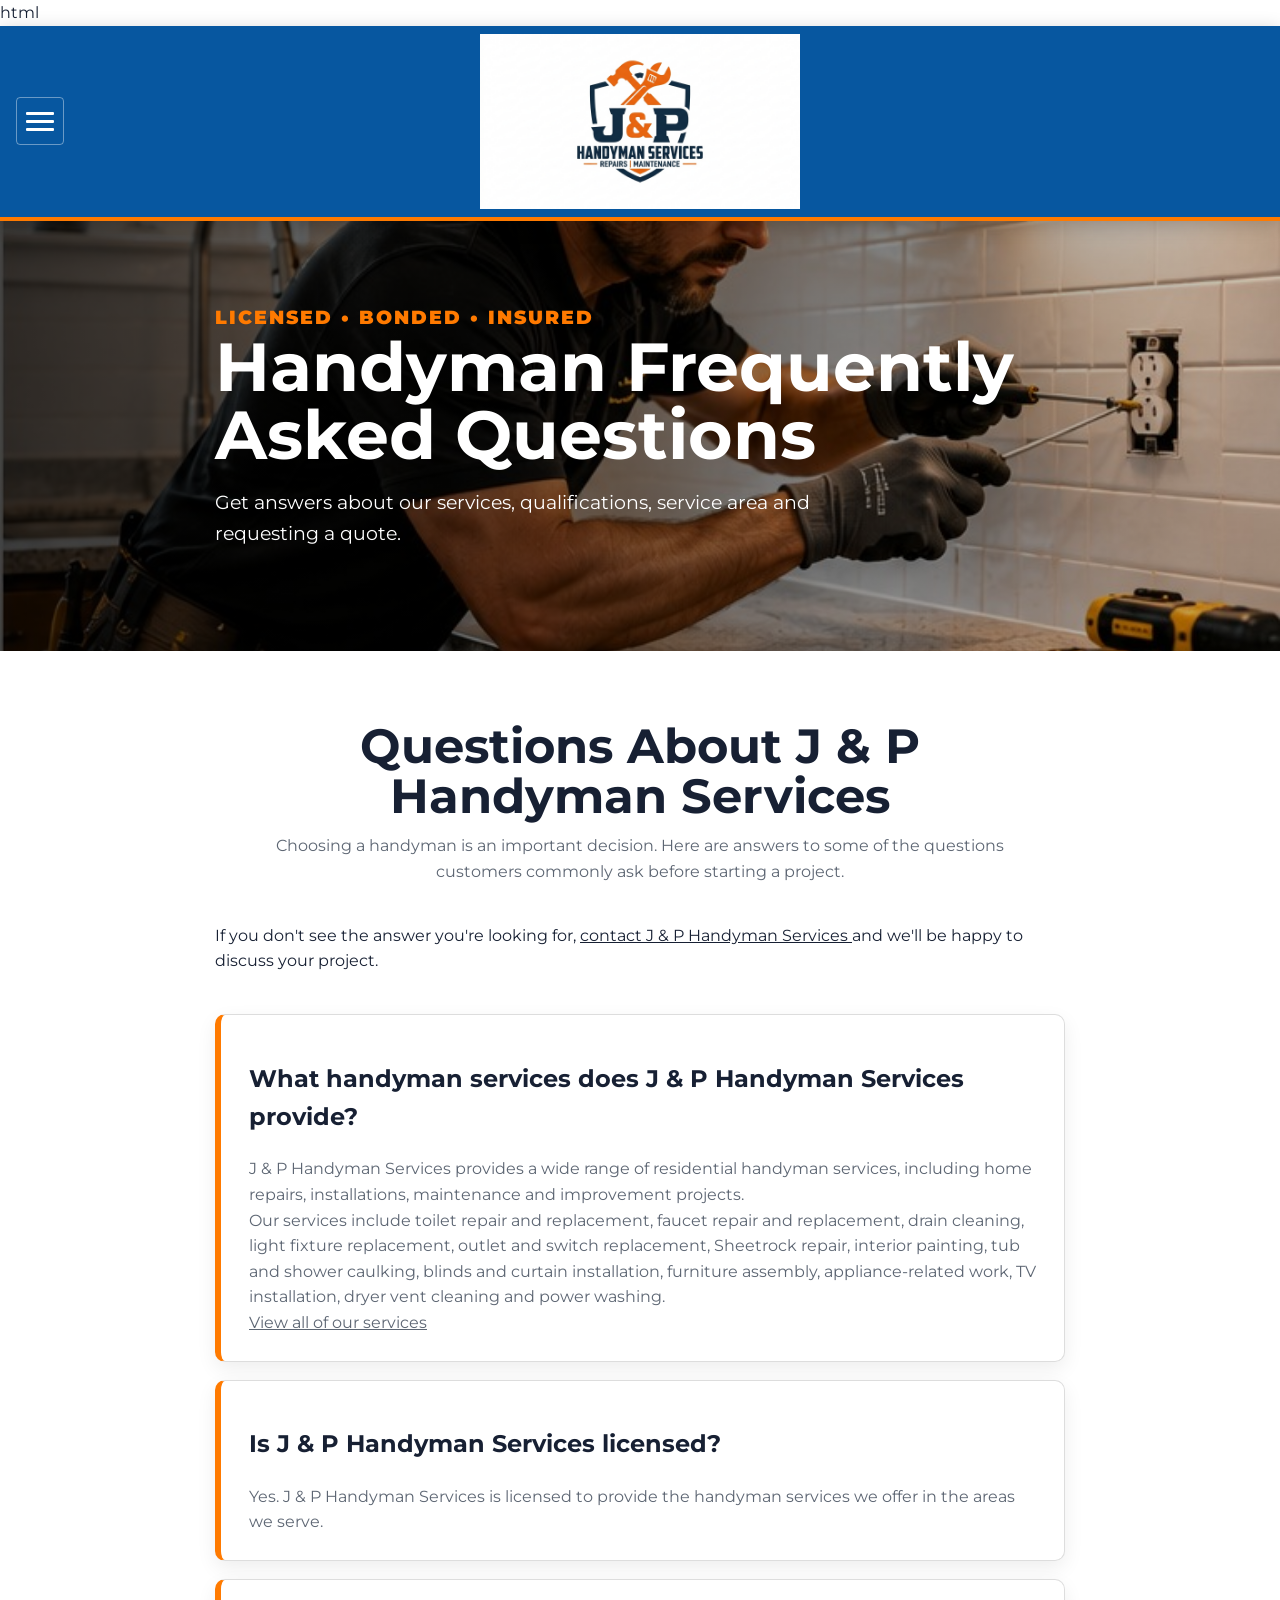
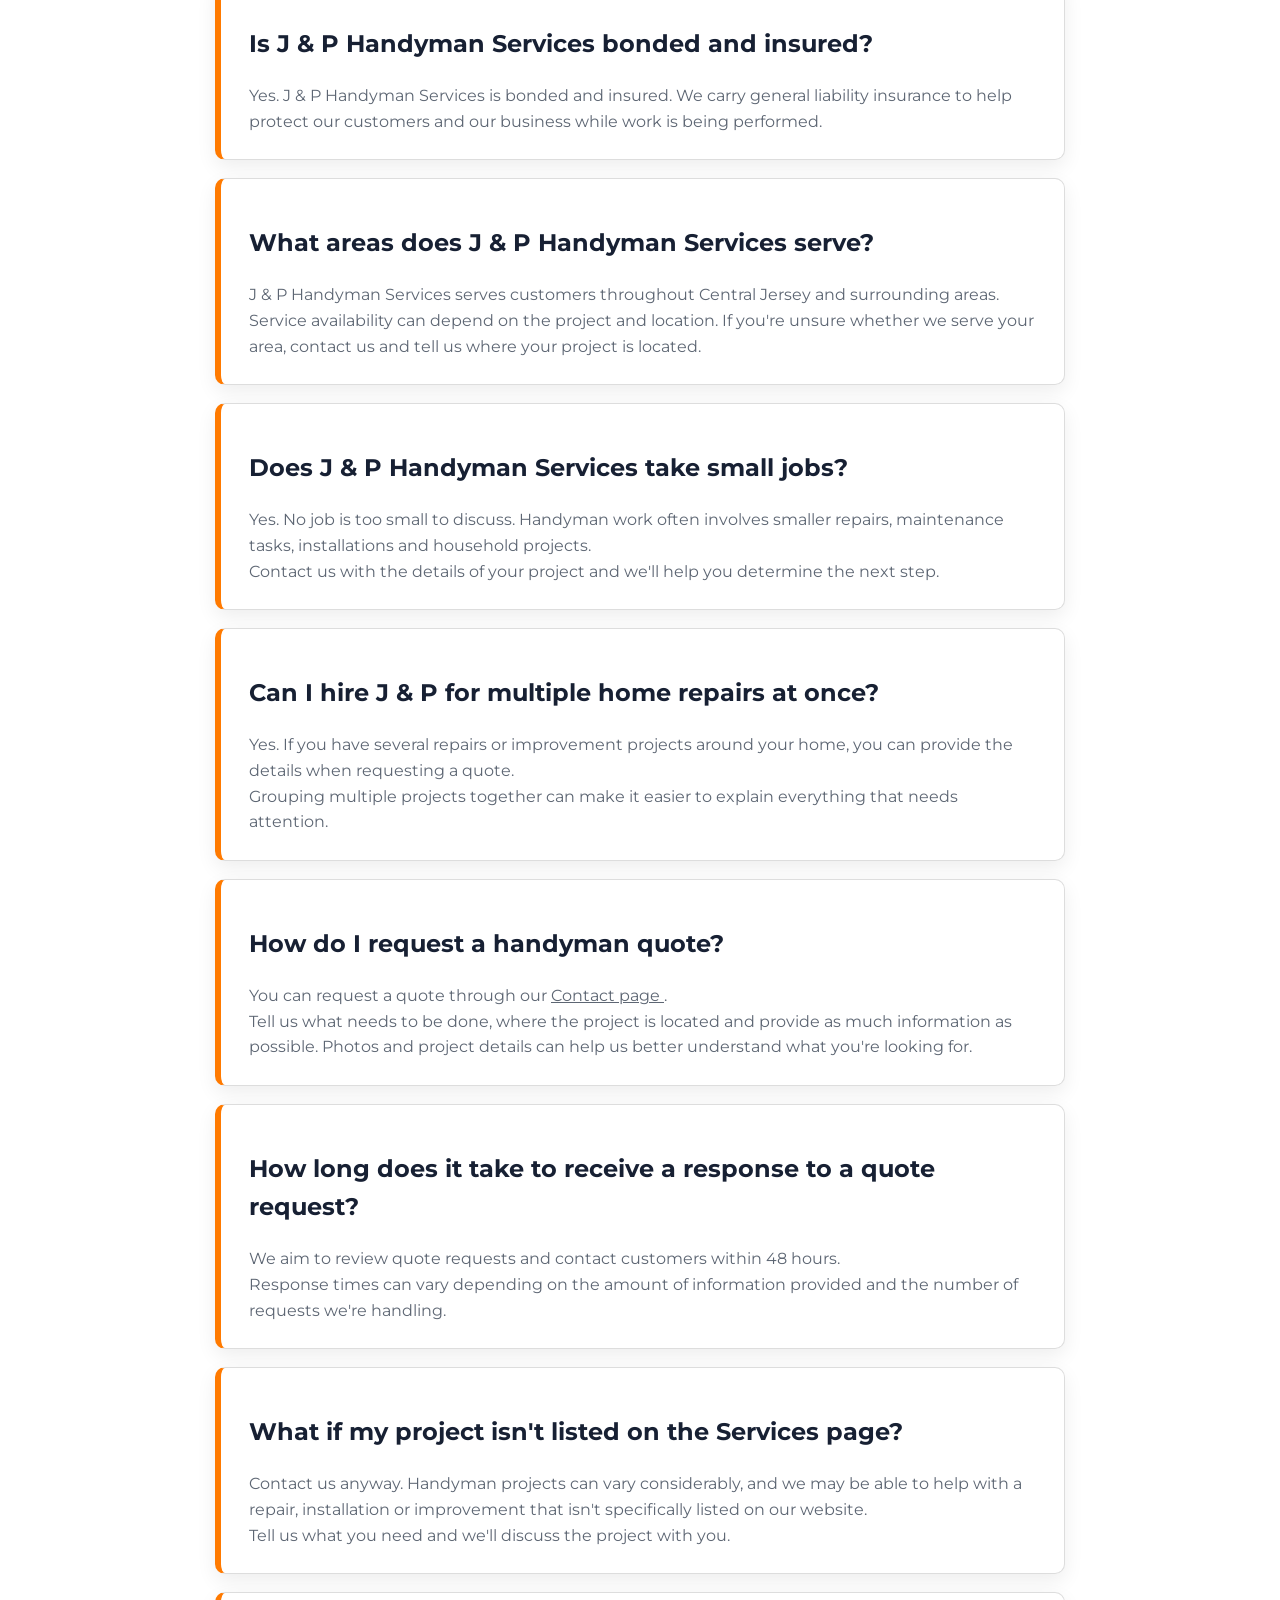
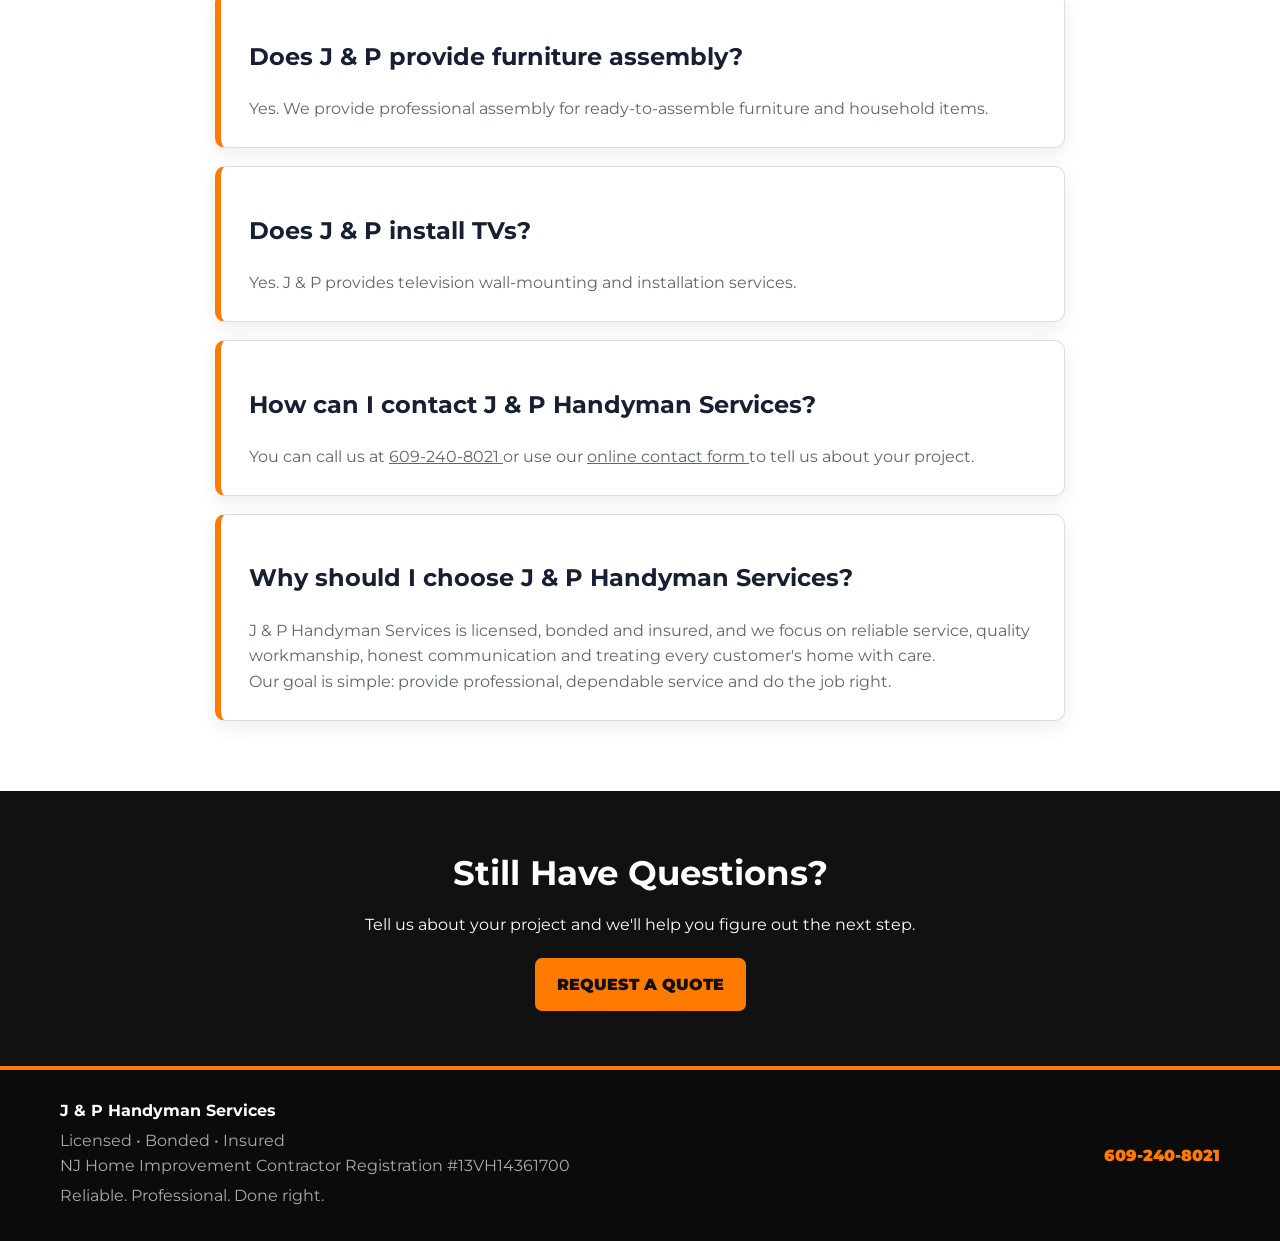
<file: faq.html>
html
<!doctype html>
<html lang="en">

<head>
  <meta charset="utf-8">
  <meta name="viewport" content="width=device-width, initial-scale=1">

  <!-- SEO -->
  <title>Handyman FAQ | J & P Handyman Services | Central Jersey</title>

  <meta
    name="description"
    content="Get answers about J & P Handyman Services, including handyman services, licensing, bonding, insurance, service areas, small jobs and how to request a quote in Central Jersey."
  >

  <meta name="robots" content="index, follow">

  <link rel="canonical" href="https://jp-handyman.com/faq.html">

  <!-- Open Graph -->
  <meta property="og:title" content="Handyman FAQ | J & P Handyman Services">
  <meta
    property="og:description"
    content="Answers about J & P Handyman Services, our services, qualifications, service area and requesting a quote."
  >
  <meta property="og:type" content="website">
  <meta property="og:url" content="https://jp-handyman.com/faq.html">

  <link rel="stylesheet" href="css/style.css">
</head>


<body>


<!-- =========================
     HEADER
========================= -->

<header class="site-header">

  <button
    class="menu-toggle"
    id="menuToggle"
    type="button"
    aria-label="Open menu"
    aria-expanded="false"
    aria-controls="mainMenu"
  >

    <span></span>
    <span></span>
    <span></span>

  </button>


  <a
    class="brand"
    href="index.html"
    aria-label="J & P Handyman Services home"
  >

    <img
      src="images/J and P logo.png"
      alt="J & P Handyman Services"
    >

  </a>


  <nav
    class="main-menu"
    id="mainMenu"
    aria-label="Main navigation"
  >

    <a href="index.html">Home</a>

    <a href="about.html">About</a>

    <a href="faq.html" aria-current="page">FAQ</a>

    <a href="services.html">Services</a>

    <a href="contact.html">Contact</a>

  </nav>

</header>


<!-- =========================
     FAQ HERO
========================= -->

<section
  class="page-hero faq-page-hero"
  style="background-image:url('images/backgrounds/about-background.jpg')"
>

  <div class="page-hero-inner">

    <div class="eyebrow">
      LICENSED • BONDED • INSURED
    </div>


    <h1>
      Handyman Frequently Asked Questions
    </h1>


    <p>
      Get answers about our services, qualifications,
      service area and requesting a quote.
    </p>

  </div>

</section>


<!-- =========================
     FAQ INTRO
========================= -->

<section class="section">

  <div class="section-inner">

    <div class="faq-intro">

      <h2 class="section-title">
        Questions About J &amp; P Handyman Services
      </h2>


      <p class="section-lead">
        Choosing a handyman is an important decision.
        Here are answers to some of the questions customers
        commonly ask before starting a project.
      </p>


      <p>
        If you don't see the answer you're looking for,
        <a href="contact.html">
          contact J &amp; P Handyman Services
        </a>
        and we'll be happy to discuss your project.
      </p>

    </div>


    <div class="faq-list">


      <!-- 1 -->

      <article class="faq-item">

        <h2>
          What handyman services does J &amp; P Handyman Services provide?
        </h2>


        <p>
          J &amp; P Handyman Services provides a wide range
          of residential handyman services, including home
          repairs, installations, maintenance and
          improvement projects.
        </p>


        <p>
          Our services include toilet repair and replacement,
          faucet repair and replacement, drain cleaning,
          light fixture replacement, outlet and switch
          replacement, Sheetrock repair, interior painting,
          tub and shower caulking, blinds and curtain
          installation, furniture assembly, appliance-related
          work, TV installation, dryer vent cleaning and
          power washing.
        </p>


        <p>
          <a href="services.html">
            View all of our services
          </a>
        </p>

      </article>


      <!-- 2 -->

      <article class="faq-item">

        <h2>
          Is J &amp; P Handyman Services licensed?
        </h2>


        <p>
          Yes. J &amp; P Handyman Services is licensed
          to provide the handyman services we offer
          in the areas we serve.
        </p>

      </article>


      <!-- 3 -->

      <article class="faq-item">

        <h2>
          Is J &amp; P Handyman Services bonded and insured?
        </h2>


        <p>
          Yes. J &amp; P Handyman Services is bonded and
          insured. We carry general liability insurance
          to help protect our customers and our business
          while work is being performed.
        </p>

      </article>


      <!-- 4 -->

      <article class="faq-item">

        <h2>
          What areas does J &amp; P Handyman Services serve?
        </h2>


        <p>
          J &amp; P Handyman Services serves customers
          throughout Central Jersey and surrounding areas.
        </p>


        <p>
          Service availability can depend on the project
          and location. If you're unsure whether we serve
          your area, contact us and tell us where your
          project is located.
        </p>

      </article>


      <!-- 5 -->

      <article class="faq-item">

        <h2>
          Does J &amp; P Handyman Services take small jobs?
        </h2>


        <p>
          Yes. No job is too small to discuss. Handyman
          work often involves smaller repairs, maintenance
          tasks, installations and household projects.
        </p>


        <p>
          Contact us with the details of your project and
          we'll help you determine the next step.
        </p>

      </article>


      <!-- 6 -->

      <article class="faq-item">

        <h2>
          Can I hire J &amp; P for multiple home repairs at once?
        </h2>


        <p>
          Yes. If you have several repairs or improvement
          projects around your home, you can provide the
          details when requesting a quote.
        </p>


        <p>
          Grouping multiple projects together can make it
          easier to explain everything that needs attention.
        </p>

      </article>


      <!-- 7 -->

      <article class="faq-item">

        <h2>
          How do I request a handyman quote?
        </h2>


        <p>
          You can request a quote through our
          <a href="contact.html">
            Contact page
          </a>.
        </p>


        <p>
          Tell us what needs to be done, where the project
          is located and provide as much information as
          possible. Photos and project details can help us
          better understand what you're looking for.
        </p>

      </article>


      <!-- 8 -->

      <article class="faq-item">

        <h2>
          How long does it take to receive a response to a quote request?
        </h2>


        <p>
          We aim to review quote requests and contact
          customers within 48 hours.
        </p>


        <p>
          Response times can vary depending on the amount
          of information provided and the number of requests
          we're handling.
        </p>

      </article>


      <!-- 9 -->

      <article class="faq-item">

        <h2>
          What if my project isn't listed on the Services page?
        </h2>


        <p>
          Contact us anyway. Handyman projects can vary
          considerably, and we may be able to help with
          a repair, installation or improvement that isn't
          specifically listed on our website.
        </p>


        <p>
          Tell us what you need and we'll discuss the
          project with you.
        </p>

      </article>


      <!-- 10 -->

      <article class="faq-item">

        <h2>
          Does J &amp; P provide furniture assembly?
        </h2>


        <p>
          Yes. We provide professional assembly for
          ready-to-assemble furniture and household items.
        </p>

      </article>


      <!-- 11 -->

      <article class="faq-item">

        <h2>
          Does J &amp; P install TVs?
        </h2>


        <p>
          Yes. J &amp; P provides television wall-mounting
          and installation services.
        </p>

      </article>


      <!-- 12 -->

      <article class="faq-item">

        <h2>
          How can I contact J &amp; P Handyman Services?
        </h2>


        <p>
          You can call us at
          <a href="tel:6092408021">
            609-240-8021
          </a>
          or use our
          <a href="contact.html">
            online contact form
          </a>
          to tell us about your project.
        </p>

      </article>


      <!-- 13 -->

      <article class="faq-item">

        <h2>
          Why should I choose J &amp; P Handyman Services?
        </h2>


        <p>
          J &amp; P Handyman Services is licensed, bonded
          and insured, and we focus on reliable service,
          quality workmanship, honest communication and
          treating every customer's home with care.
        </p>


        <p>
          Our goal is simple: provide professional,
          dependable service and do the job right.
        </p>

      </article>


    </div>

  </div>

</section>


<!-- =========================
     CTA
========================= -->

<section class="band">

  <h2>
    Still Have Questions?
  </h2>


  <p>
    Tell us about your project and we'll help you
    figure out the next step.
  </p>


  <a
    class="btn"
    href="contact.html"
  >
    REQUEST A QUOTE
  </a>

</section>


<!-- =========================
     FOOTER
========================= -->

<footer>

  <div>

    <strong>
      J &amp; P Handyman Services
    </strong>


    <p>
      Licensed • Bonded • Insured<br>
      NJ Home Improvement Contractor Registration #13VH14361700
    </p>


    <p>
      Reliable. Professional. Done right.
    </p>

  </div>


  <a href="tel:6092408021">
    609-240-8021
  </a>

</footer>


<!-- =========================
     FAQ STRUCTURED DATA
========================= -->

<script type="application/ld+json">
{
  "@context": "https://schema.org",
  "@type": "FAQPage",
  "mainEntity": [
    {
      "@type": "Question",
      "name": "What handyman services does J & P Handyman Services provide?",
      "acceptedAnswer": {
        "@type": "Answer",
        "text": "J & P Handyman Services provides residential handyman services including home repairs, installations, maintenance and improvement projects. Services include toilet repair and replacement, faucet repair and replacement, drain cleaning, light fixture replacement, outlet and switch replacement, Sheetrock repair, interior painting, tub and shower caulking, blinds and curtain installation, furniture assembly, appliance-related work, TV installation, dryer vent cleaning and power washing."
      }
    },
    {
      "@type": "Question",
      "name": "Is J & P Handyman Services licensed?",
      "acceptedAnswer": {
        "@type": "Answer",
        "text": "Yes. J & P Handyman Services is licensed to provide the handyman services we offer in the areas we serve."
      }
    },
    {
      "@type": "Question",
      "name": "Is J & P Handyman Services bonded and insured?",
      "acceptedAnswer": {
        "@type": "Answer",
        "text": "Yes. J & P Handyman Services is bonded and insured and carries general liability insurance."
      }
    },
    {
      "@type": "Question",
      "name": "What areas does J & P Handyman Services serve?",
      "acceptedAnswer": {
        "@type": "Answer",
        "text": "J & P Handyman Services serves customers throughout Central Jersey and surrounding areas. Customers can contact J & P to confirm service availability for their location."
      }
    },
    {
      "@type": "Question",
      "name": "Does J & P Handyman Services take small jobs?",
      "acceptedAnswer": {
        "@type": "Answer",
        "text": "Yes. J & P Handyman Services accepts inquiries about smaller repairs, maintenance tasks, installations and household projects."
      }
    },
    {
      "@type": "Question",
      "name": "How do I request a handyman quote?",
      "acceptedAnswer": {
        "@type": "Answer",
        "text": "Customers can request a quote through the J & P Handyman Services Contact page by providing information about the project, location and other relevant details."
      }
    },
    {
      "@type": "Question",
      "name": "Does J & P provide furniture assembly?",
      "acceptedAnswer": {
        "@type": "Answer",
        "text": "Yes. J & P Handyman Services provides professional assembly for ready-to-assemble furniture and household items."
      }
    },
    {
      "@type": "Question",
      "name": "Does J & P install TVs?",
      "acceptedAnswer": {
        "@type": "Answer",
        "text": "Yes. J & P Handyman Services provides television wall-mounting and installation services."
      }
    }
  ]
}
</script>


<!-- =========================
     MENU SCRIPT
========================= -->

<script src="js/script.js"></script>

</body>
</html>
</file>
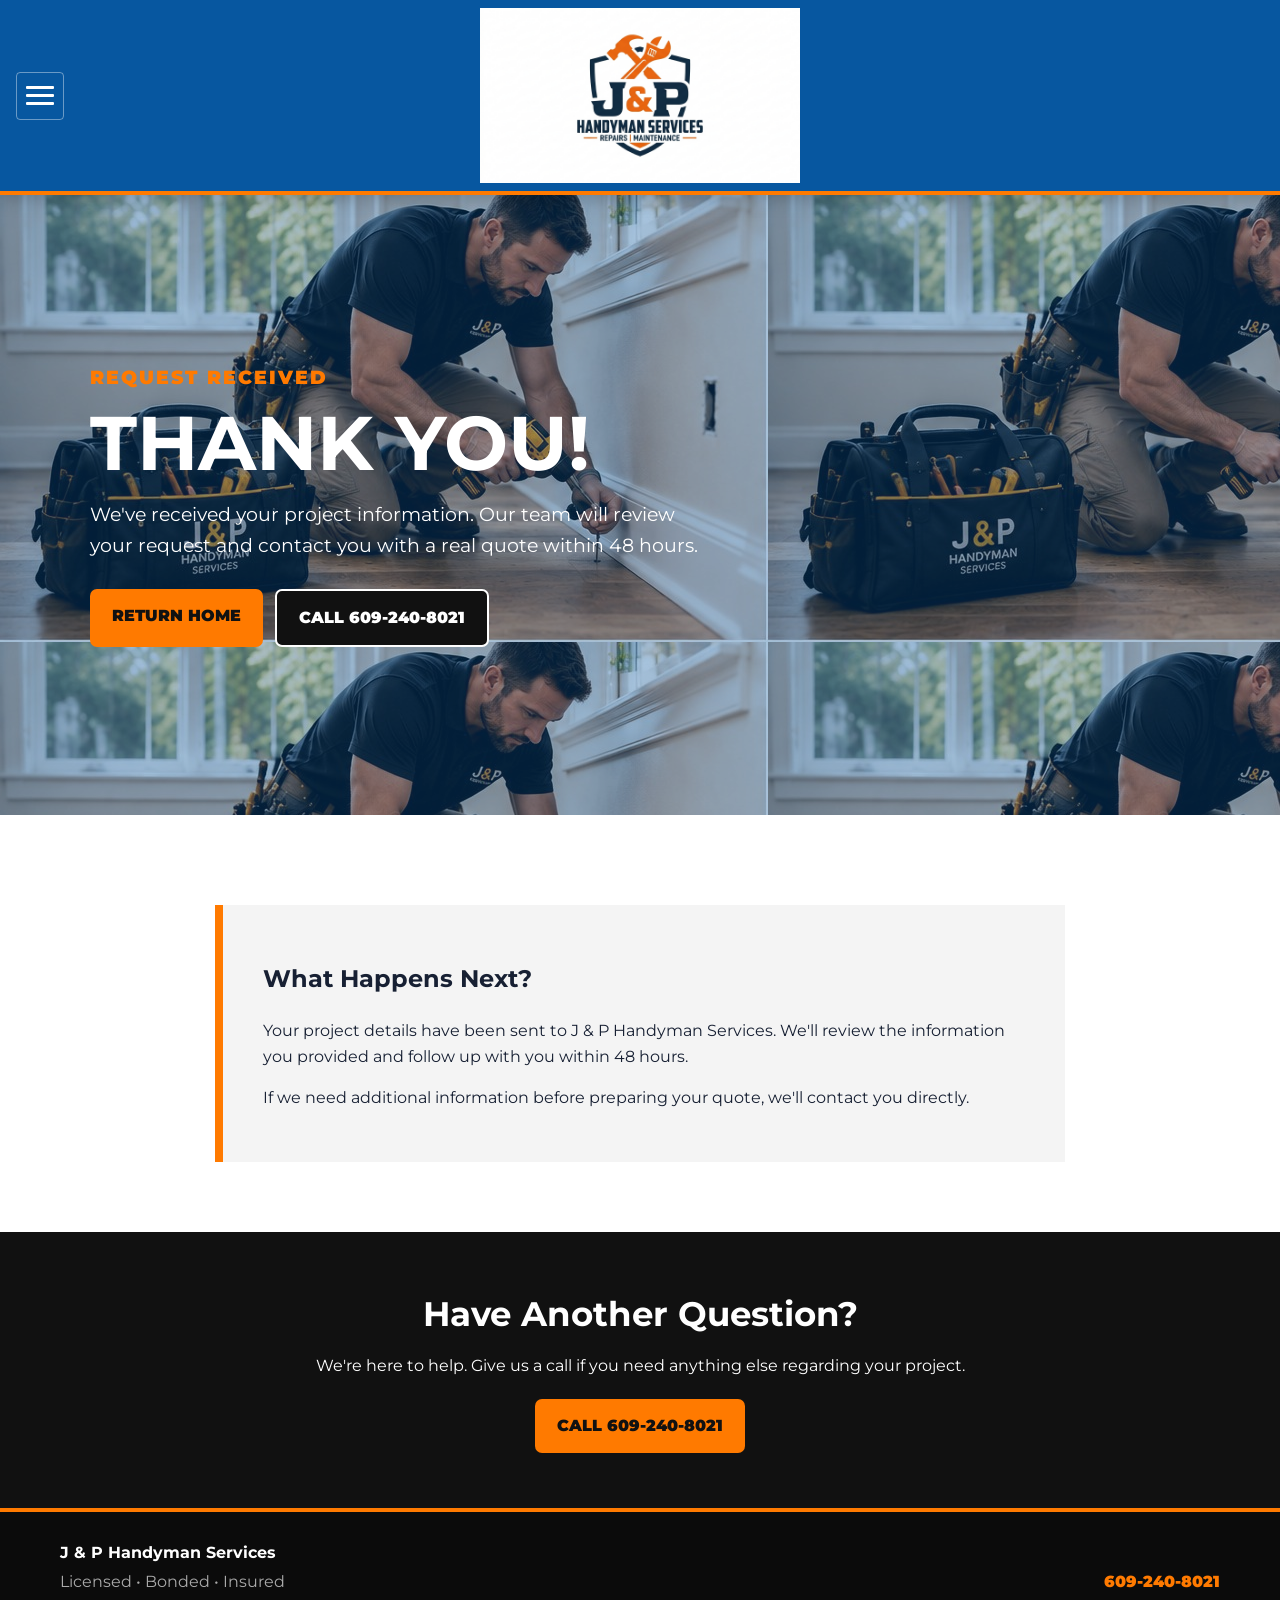
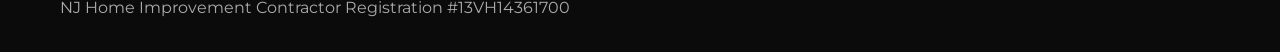
<file: thank-you.html>
<!doctype html>

<html lang="en">

<head>

  <meta charset="utf-8">

<meta
name="viewport"
content="width=device-width, initial-scale=1"

>

  <title>
    Request Received | J &amp; P Handyman Services
  </title>

<meta
name="description"
content="Thank you for contacting J & P Handyman Services. Your project request has been received and we will contact you within 48 hours."

>

<meta
name="robots"
content="noindex, follow"

>

  <link
    rel="stylesheet"
    href="css/style.css"
  >

</head>

<body>

<!-- =========================
     HEADER
========================= -->

<header class="site-header">

  <!-- HAMBURGER MENU -->

<button
class="menu-toggle"
id="menuToggle"
type="button"
aria-label="Open menu"
aria-expanded="false"

>


<span></span>
<span></span>
<span></span>


  </button>

  <!-- CENTERED LOGO -->

<a
class="brand"
href="index.html"
aria-label="J & P Handyman Services Home"

>


<img
  src="images/J and P logo.png"
  alt="J & P Handyman Services logo"
>


  </a>

  <!-- MENU -->

  <nav
    class="main-menu"
    id="mainMenu"
    aria-label="Main navigation"
  >


<a href="index.html">
  Home
</a>

<a href="about.html">
  About
</a>

<a href="faq.html">
  FAQ
</a>

<a href="services.html">
  Services
</a>

<a href="contact.html">
  Contact
</a>


  </nav>

</header>

<!-- =========================
     THANK YOU HERO
========================= -->

<section
  class="hero"
  style="background-image:url('images/backgrounds/home-background.jpg')"
>

  <div class="hero-inner">


<div class="eyebrow">
  REQUEST RECEIVED
</div>


<h1>
  Thank You!
</h1>


<p>
  We've received your project information.
  Our team will review your request and contact you
  with a real quote within 48 hours.
</p>


<div class="buttons">

  <a
    class="btn"
    href="index.html"
  >
    RETURN HOME
  </a>


  <a
    class="btn alt"
    href="tel:6092408021"
  >
    CALL 609-240-8021
  </a>

</div>


  </div>

</section>

<!-- =========================
     WHAT HAPPENS NEXT
========================= -->

<section class="section">

  <div class="section-inner">


<div class="mission">

  <h2>
    What Happens Next?
  </h2>


  <p>
    Your project details have been sent to
    J &amp; P Handyman Services. We'll review the
    information you provided and follow up with you
    within 48 hours.
  </p>


  <p>
    If we need additional information before preparing
    your quote, we'll contact you directly.
  </p>

</div>


  </div>

</section>

<!-- =========================
     CALL TO ACTION
========================= -->

<section class="band">

  <h2>
    Have Another Question?
  </h2>

  <p>
    We're here to help. Give us a call if you need anything
    else regarding your project.
  </p>

<a
class="btn"
href="tel:6092408021"

>


CALL 609-240-8021


  </a>

</section>

<!-- =========================
     FOOTER
========================= -->

<footer>

  <div>


<strong>
  J &amp; P Handyman Services
</strong>

<p>
  Licensed • Bonded • Insured<br>
      NJ Home Improvement Contractor Registration #13VH14361700
</p>


  </div>

  <a href="tel:6092408021">
    609-240-8021
  </a>

</footer>

<!-- =========================
     MENU SCRIPT
========================= -->

<script src="js/script.js"></script>

</body>
</html>
</file>
<file: css/style.css>
@import url("https://fonts.googleapis.com/css2?family=Montserrat:wght@400;500;600;700;800;900&display=swap");

:root {
  --yellow: #ff7a00;
  --blue: #0757a0;
  --dark-blue: #063b6f;
  --light: #f7f9fc;
  --text: #172033;
  --muted: #5d6673;
  --max: 850px;
}

* {
  box-sizing: border-box;
}

html {
  scroll-behavior: smooth;
}

body {
  margin: 0;
  font-family: Montserrat, Arial, sans-serif;
  color: var(--text);
  background: #fff;
  line-height: 1.6;
}

a {
  color: inherit;
}

/* ========================================
   HEADER
======================================== */

.site-header {
  position: sticky;
  top: 0;
  z-index: 1000;

  min-height: 190px;

  display: flex;
  align-items: center;
  justify-content: center;

  padding: 8px 20px;

  background: var(--blue);
  border-bottom: 4px solid var(--yellow);

  box-shadow: 0 4px 18px #0003;
}

/* ========================================
   CENTERED HEADER LOGO
======================================== */

.site-header .brand {
  display: flex;
  align-items: center;
  justify-content: center;

  text-decoration: none;

  z-index: 2;
}

.site-header .brand img {
  display: block;

  width: min(520px, 75vw);
  height: 175px;

  object-fit: contain;
}

/* ========================================
   HAMBURGER MENU
======================================== */

.menu-toggle {
  position: absolute;
  left: 16px;
  top: 50%;
  transform: translateY(-50%);

  width: 48px;
  height: 48px;

  display: flex;
  flex-direction: column;
  justify-content: center;
  align-items: center;

  gap: 5px;

  padding: 8px;

  background: transparent;
  border: 1px solid rgba(255, 255, 255, 0.4);
  border-radius: 4px;

  cursor: pointer;
  z-index: 20;
}

.menu-toggle:hover {
  background: rgba(255, 255, 255, 0.12);
}

.menu-toggle span {
  display: block;

  width: 28px;
  height: 3px;

  background: #fff;

  border-radius: 1px;

  flex-shrink: 0;

  transition: transform 0.2s ease, opacity 0.2s ease;
}

/* ========================================
   HAMBURGER ACTIVE — THREE LINES TO X
======================================== */

.menu-toggle.menu-active span:nth-child(1) {
  transform: translateY(8px) rotate(45deg);
}

.menu-toggle.menu-active span:nth-child(2) {
  opacity: 0;
}

.menu-toggle.menu-active span:nth-child(3) {
  transform: translateY(-8px) rotate(-45deg);
}

/* ========================================
   DROP-DOWN MENU
======================================== */

.main-menu {
  position: absolute;

  left: 20px;
  top: calc(100% + 10px);

  width: 240px;

  display: flex;
  flex-direction: column;

  padding: 8px;

  background: #111;

  border: 2px solid var(--yellow);
  border-radius: 8px;

  box-shadow: 0 12px 30px #0005;

  opacity: 0;
  visibility: hidden;
  pointer-events: none;

  transform: translateY(-10px);

  transition:
    opacity 0.25s ease,
    visibility 0.25s ease,
    transform 0.25s ease;

  z-index: 1001;
}

.main-menu.menu-open {
  opacity: 1;
  visibility: visible;
  pointer-events: auto;
  transform: translateY(0);
}

.main-menu a {
  display: block;

  padding: 15px 18px;

  color: #fff !important;
  text-decoration: none;

  font-weight: 800;
  font-size: 15px;

  text-transform: uppercase;

  border-radius: 5px;
}

.main-menu a:hover {
  background: var(--yellow);
  color: #111 !important;
}

/* ========================================
   HERO
======================================== */

.hero {
  min-height: 620px;

  background: var(--blue);

  display: flex;
  align-items: center;

  padding: 70px clamp(18px, 7vw, 100px);

  position: relative;

  overflow: hidden;
}

/* ========================================
   HERO FADED LOGO
======================================== */

.hero-logo {
  position: absolute;

  inset: 0;

  display: flex;
  align-items: center;
  justify-content: center;

  z-index: 1;

  pointer-events: none;

  overflow: hidden;
}

.hero-logo img {
  width: 95%;
  height: 95%;

  object-fit: contain;

  opacity: 0.12;
}

/* ========================================
   HERO OVERLAY
======================================== */

.hero::before {
  content: "";

  position: absolute;

  inset: 0;

  background: var(--blue);

  opacity: 0.35;

  pointer-events: none;

  z-index: 1;
}

/* ========================================
   HERO CONTENT
======================================== */

.hero-inner {
  position: relative;

  z-index: 2;

  max-width: 650px;

  color: #fff;
}

.eyebrow {
  color: var(--yellow);

  font-weight: 900;
  font-size: 19px;

  text-transform: uppercase;

  letter-spacing: 2px;
}

.hero h1 {
  font-size: clamp(42px, 6vw, 76px);

  line-height: 0.98;

  margin: 12px 0 20px;

  text-transform: uppercase;
}

.hero h1 span {
  color: #ffc107;
}

.hero p {
  font-size: 19px;

  max-width: 620px;
}

/* ========================================
   BUTTONS
======================================== */

.buttons {
  display: flex;

  gap: 12px;

  flex-wrap: wrap;

  margin-top: 28px;
}

.btn {
  display: inline-block;

  text-decoration: none;

  font-weight: 900;

  padding: 14px 22px;

  border-radius: 7px;

  background: var(--yellow);

  color: #111;
}

.btn:hover {
  opacity: 0.9;
}

.btn.alt {
  background: #111;

  color: #fff;

  border: 2px solid #fff;
}

/* ========================================
   SECTIONS
======================================== */

.section {
  padding: 70px 20px;
}

.section-inner {
  max-width: var(--max);

  margin: auto;
}

.section-title {
  text-align: center;

  margin: 0 0 12px;

  font-size: clamp(30px, 4vw, 48px);

  line-height: 1.05;
}

.section-lead {
  text-align: center;

  max-width: 760px;

  margin: 0 auto 38px;

  color: var(--muted);
}

/* ========================================
   DARK SECTION
======================================== */

.section[style*="background:#111"] {
  background: var(--blue) !important;
  color: #fff !important;
}

/* ========================================
   MISSION
======================================== */

.mission {
  background: #f4f4f4;

  border-left: 8px solid var(--yellow);

  padding: 35px 40px;

  margin-top: 20px;
}

/* ========================================
   HIGHLIGHTS
======================================== */

.highlights {
  display: grid;

  grid-template-columns: repeat(4, 1fr);

  gap: 14px;

  margin-top: -35px;

  position: relative;

  z-index: 2;

  padding: 0 20px;
}

.highlight {
  background: #111;

  color: #fff;

  padding: 24px 18px;

  text-align: center;

  border-top: 4px solid var(--yellow);

  box-shadow: 0 10px 30px #0002;
}

.highlight strong {
  display: block;

  color: var(--yellow);

  font-size: 18px;

  margin-bottom: 6px;
}

/* ========================================
   SERVICE CARDS
======================================== */

.cards {
  display: grid;

  grid-template-columns: repeat(3, 1fr);

  gap: 20px;
}

.service-card {
  background: #fff;

  border: 1px solid #ddd;

  border-radius: 12px;

  overflow: hidden;

  box-shadow: 0 8px 25px #00000012;
}

.service-card img {
  display: block;

  width: 100%;

  height: 260px;

  object-fit: cover;

  object-position: center center;

  background: #f7f7f7;
}

.service-card .body {
  padding: 20px;
}

.service-card h3 {
  margin: 0 0 8px;

  font-size: 20px;
}

.service-card p {
  margin: 0 0 15px;

  color: var(--muted);
}

.service-card a {
  font-weight: 900;

  text-decoration: none;
}

/* ========================================
   PAGE HEROES
======================================== */

.about-hero,
.services-hero,
.contact-hero {
  min-height: 470px;

  background-size: cover;

  background-position: center;

  display: flex;

  align-items: flex-end;

  padding: 70px 20px;

  position: relative;

  overflow: hidden;
}

.about-hero::before,
.services-hero::before,
.contact-hero::before {
  content: "";

  position: absolute;

  inset: 0;

  background: linear-gradient(
    90deg,
    #000b,
    #0003
  );

  pointer-events: none;
}

.page-hero-inner {
  position: relative;

  z-index: 2;

  max-width: var(--max);

  width: 100%;

  margin: auto;

  color: #fff;
}

.page-hero-inner h1 {
  font-size: clamp(42px, 6vw, 68px);

  margin: 0;

  line-height: 1;
}

.page-hero-inner p {
  font-size: 19px;

  max-width: 700px;
}

/* ========================================
   GENERAL PAGE HERO
======================================== */

.page-hero {
  min-height: 430px;

  background-size: cover;

  background-position: center;

  display: flex;

  align-items: flex-end;

  padding: 70px 20px;

  position: relative;

  overflow: hidden;
}

.page-hero::before {
  content: "";

  position: absolute;

  inset: 0;

  background: linear-gradient(
    90deg,
    #000b,
    #0003
  );

  pointer-events: none;
}

.faq-page-hero .page-hero-inner {
  position: relative;

  z-index: 2;
}

/* ========================================
   REMOVE DECORATIVE EYEBROW ELEMENTS
======================================== */

.page-hero .eyebrow {
  background: none !important;

  border: none !important;

  box-shadow: none !important;
}

.page-hero .eyebrow::before,
.page-hero .eyebrow::after,
.page-hero-inner::before,
.page-hero-inner::after {
  content: none !important;

  display: none !important;
}

/* ========================================
   FAQ PAGE
======================================== */

.faq-list {
  max-width: 900px;

  margin: 40px auto 0;

  display: grid;

  gap: 18px;
}

.faq-item {
  background: #fff;

  border: 1px solid #ddd;

  border-left: 6px solid var(--yellow);

  border-radius: 10px;

  padding: 25px 28px;

  box-shadow: 0 7px 20px #00000012;
}

.faq-item h3 {
  margin: 0 0 10px;

  font-size: 21px;

  color: var(--blue);
}

.faq-item p {
  margin: 0;

  color: var(--muted);
}

/* ========================================
   GALLERY
======================================== */

.gallery-grid {
  display: grid;

  grid-template-columns: repeat(2, 1fr);

  gap: 24px;
}

.gallery-item {
  border-radius: 14px;

  overflow: hidden;

  background: #fff;

  box-shadow: 0 8px 25px #0002;

  border: 1px solid #ddd;
}

.gallery-item img {
  display: block;

  width: 100%;

  height: 300px;

  object-fit: contain;

  object-position: center;

  background: #f7f7f7;
}

.gallery-item .caption {
  padding: 18px;

  min-height: 115px;
}

.gallery-item h3 {
  margin: 0 0 6px;
}

.gallery-item p {
  margin: 0;

  color: var(--muted);

  font-size: 14px;
}

/* ========================================
   CONTACT
======================================== */

.contact-wrap {
  display: grid;

  grid-template-columns: 1fr 1fr;

  gap: 30px;

  align-items: stretch;
}

.contact-card {
  background: #fff;

  border-radius: 16px;

  padding: 30px;

  box-shadow: 0 10px 35px #0002;
}

.contact-card h2 {
  margin-top: 0;
}

.contact-details {
  display: grid;

  gap: 15px;

  margin-top: 25px;
}

.detail {
  padding: 15px;

  background: #f7f7f7;

  border-left: 5px solid var(--yellow);
}

/* ========================================
   FORM
======================================== */

form {
  display: grid;

  gap: 14px;
}

input,
textarea,
select {
  width: 100%;

  padding: 14px;

  border: 1px solid #ccc;

  border-radius: 7px;

  font: inherit;
}

textarea {
  min-height: 140px;

  resize: vertical;
}

.submit {
  border: 0;

  cursor: pointer;
}

/* ========================================
   REVIEWS
======================================== */

.reviews {
  display: grid;

  grid-template-columns: repeat(3, 1fr);

  gap: 18px;
}

.review {
  background: #fff;

  border: 1px solid #ddd;

  border-radius: 12px;

  padding: 22px;

  box-shadow: 0 7px 20px #0001;
}

.stars {
  color: #f5b400;

  letter-spacing: 2px;

  font-size: 20px;
}

.review small {
  color: #777;
}

/* ========================================
   NOTICE
======================================== */

.notice {
  background: #fff6d8;

  border: 1px solid #f0ce59;

  padding: 18px;

  border-radius: 10px;

  margin-bottom: 25px;
}

/* ========================================
   CTA BAND
======================================== */

.band {
  background: #111;

  color: #fff;

  padding: 55px 20px;

  text-align: center;
}

.band h2 {
  font-size: 34px;

  margin: 0 0 12px;
}

.band p {
  max-width: 700px;

  margin: 0 auto 20px;
}

/* ========================================
   FOOTER
======================================== */

footer {
  background: #0b0b0b;

  color: #fff;

  padding: 28px clamp(20px, 5vw, 60px);

  display: flex;

  justify-content: space-between;

  gap: 20px;

  align-items: center;

  border-top: 4px solid var(--yellow);
}

footer p {
  margin: 4px 0;

  color: #aaa;
}

footer a {
  color: var(--yellow);

  font-weight: 900;

  text-decoration: none;
}

/* ========================================
   HIDE OLD TEXT NAVIGATION
======================================== */

.desktop-nav,
.nav-links,
.header-nav,
.site-nav {
  display: none !important;
}

/* ========================================
   TABLET
======================================== */

@media (max-width: 850px) {

  .site-header {
    min-height: 170px;
  }

  .site-header .brand img {
    width: min(460px, 70vw);
    height: 155px;
  }

  .highlights {
    grid-template-columns: repeat(2, 1fr);
  }

  .cards {
    grid-template-columns: repeat(2, 1fr);
  }

  .reviews {
    grid-template-columns: repeat(2, 1fr);
  }
}

/* ========================================
   MOBILE
======================================== */

@media (max-width: 650px) {

  .site-header {
    min-height: 155px;

    padding: 8px 14px;
  }

  .site-header .brand img {
    width: calc(100vw - 100px);

    max-width: 400px;

    height: 140px;
  }

  .menu-toggle {
    left: 12px;

    width: 42px;
    height: 42px;

    padding: 5px;
  }

  .menu-toggle span {
    width: 30px;
    height: 3px;
  }

  .main-menu {
    left: 10px;

    width: calc(100vw - 20px);
  }

  .main-menu a {
    padding: 15px 16px;

    font-size: 14px;
  }

  .hero {
    min-height: 570px;

    padding: 55px 18px;
  }

  .hero-logo img {
    width: 100%;
    height: 90%;

    opacity: 0.12;
  }

  .highlights {
    grid-template-columns: 1fr 1fr;

    margin-top: 0;

    padding-top: 20px;
  }

  .cards,
  .reviews {
    grid-template-columns: 1fr 1fr;
  }

  .gallery-grid,
  .contact-wrap {
    grid-template-columns: 1fr;
  }
}

/* ========================================
   SMALL MOBILE
======================================== */

@media (max-width: 560px) {

  .site-header {
    min-height: 145px;

    padding: 6px 10px;
  }

  .site-header .brand img {
    width: calc(100vw - 85px);

    max-width: 360px;

    height: 130px;
  }

  .menu-toggle {
    left: 8px;

    width: 40px;
    height: 40px;

    padding: 4px;
  }

  .menu-toggle span {
    width: 28px;
    height: 3px;
  }

  .main-menu {
    left: 8px;

    width: calc(100vw - 16px);
  }

  .main-menu a {
    padding: 14px 16px;
  }

  .hero {
    min-height: 560px;

    padding: 50px 18px;
  }

  .hero-logo img {
    width: 110%;
    height: 90%;

    opacity: 0.12;
  }

  .hero h1 {
    font-size: 42px;
  }

  .hero p {
    font-size: 16px;
  }

  .section {
    padding: 50px 16px;
  }

  .highlights,
  .cards,
  .reviews {
    grid-template-columns: 1fr;
  }

  .mission {
    padding: 24px 20px;
  }

  .gallery-item img {
    height: 250px;

    object-fit: contain;
  }

  .gallery-item .caption {
    min-height: auto;
  }

  .faq-item {
    padding: 20px;
  }

  .faq-item h3 {
    font-size: 19px;
  }

  footer {
    flex-direction: column;

    text-align: center;
  }
}
</file>
